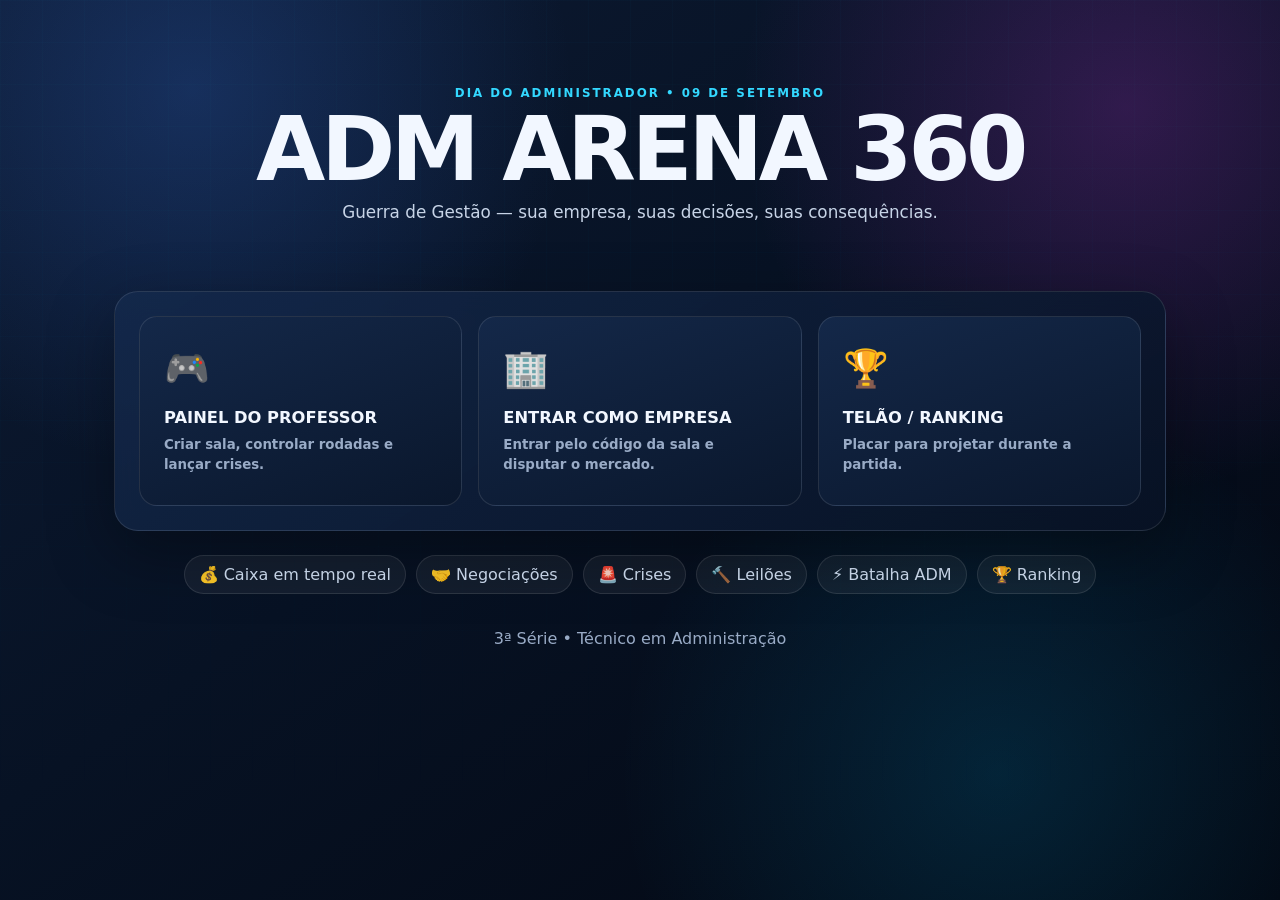
<file: index.html>
<!doctype html>
<html lang="pt-BR">
<head>
  <meta charset="utf-8">
  <meta name="viewport" content="width=device-width,initial-scale=1">
  <title>ADM Arena 360</title>
  <link rel="stylesheet" href="css/style.css">
</head>
<body>
  <div class="bg-grid"></div>
  <main class="shell">
    <header class="hero">
      <div class="eyebrow">DIA DO ADMINISTRADOR • 09 DE SETEMBRO</div>
      <h1>ADM ARENA <span>360</span></h1>
      <p>Guerra de Gestão — sua empresa, suas decisões, suas consequências.</p>
    </header>

    <section class="card glass">
      <div class="mode-grid">
        <button class="mode" onclick="location.href='professor.html'">
          <span class="icon">🎮</span>
          <strong>PAINEL DO PROFESSOR</strong>
          <small>Criar sala, controlar rodadas e lançar crises.</small>
        </button>
        <button class="mode" onclick="location.href='empresa.html'">
          <span class="icon">🏢</span>
          <strong>ENTRAR COMO EMPRESA</strong>
          <small>Entrar pelo código da sala e disputar o mercado.</small>
        </button>
        <button class="mode" onclick="location.href='ranking.html'">
          <span class="icon">🏆</span>
          <strong>TELÃO / RANKING</strong>
          <small>Placar para projetar durante a partida.</small>
        </button>
      </div>
    </section>

    <section class="feature-row">
      <div>💰 Caixa em tempo real</div><div>🤝 Negociações</div><div>🚨 Crises</div>
      <div>🔨 Leilões</div><div>⚡ Batalha ADM</div><div>🏆 Ranking</div>
    </section>

    <footer>3ª Série • Técnico em Administração</footer>
  </main>
</body>
</html>
</file>
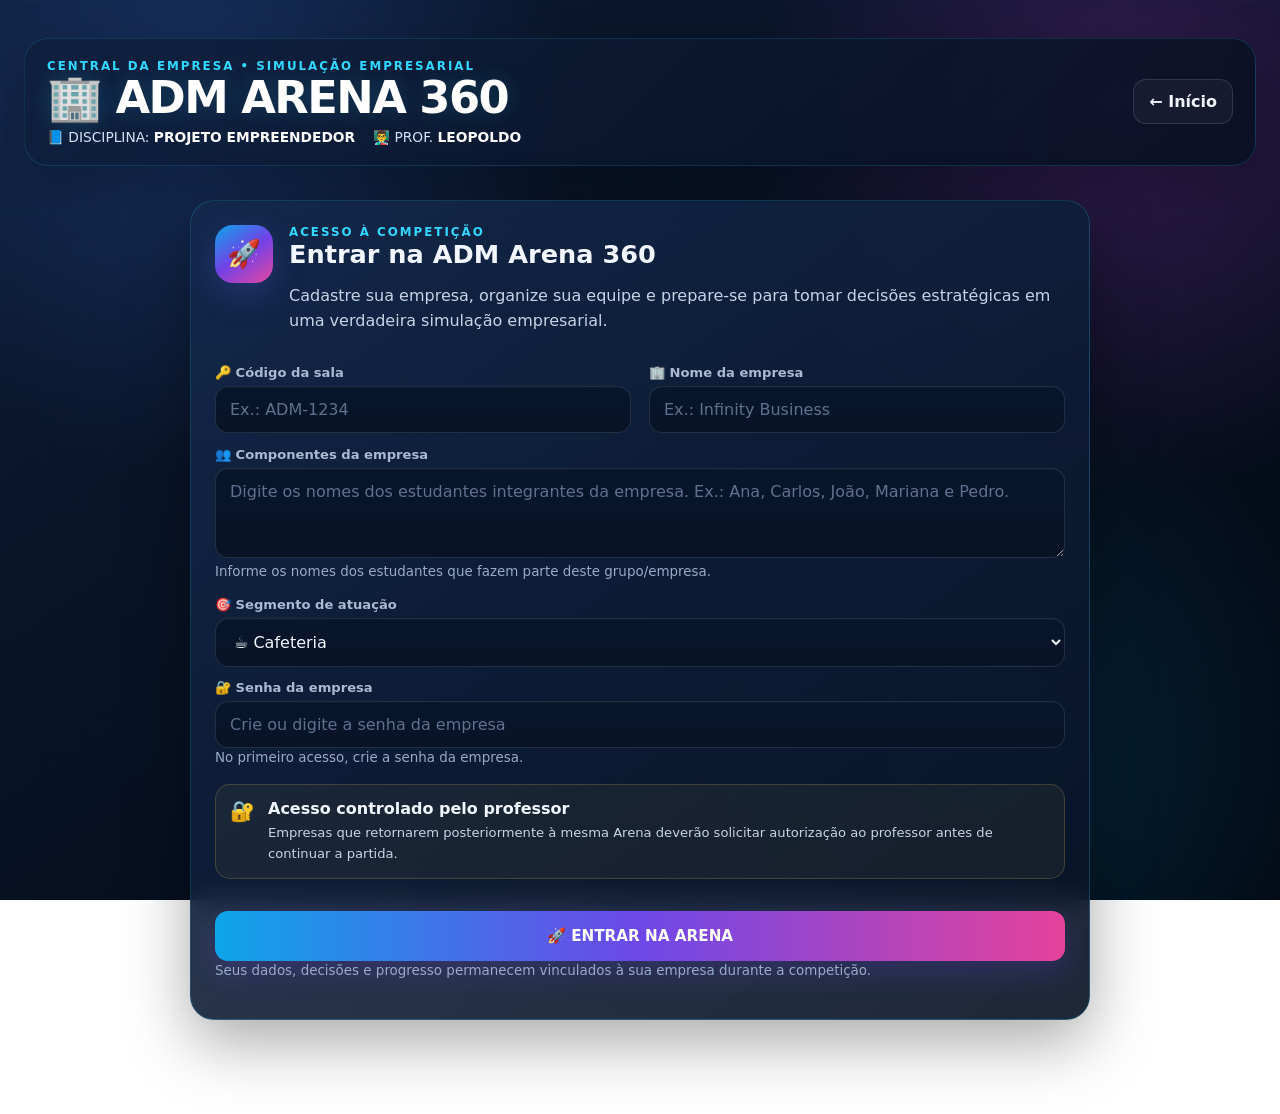
<file: empresa.html>
<!doctype html>
<html lang="pt-BR">
<head>
  <meta charset="utf-8">
  <meta name="viewport" content="width=device-width,initial-scale=1">
  <meta name="theme-color" content="#071122">

  <title>ADM Arena 360 — Empresa | Projeto Empreendedor</title>

  <link rel="stylesheet" href="css/style.css">
</head>

<body class="empresa-page">

<div class="bg-grid"></div>

<main class="shell wide">

  <!-- =========================================================
       CABEÇALHO PRINCIPAL
  ========================================================== -->
  <header class="topbar arena-topbar">

    <div class="brand-block">
      <div class="eyebrow">
        CENTRAL DA EMPRESA • SIMULAÇÃO EMPRESARIAL
      </div>

      <h1 class="arena-title">
        🏢 ADM ARENA 360
      </h1>

      <div class="school-identification">
        <span>📘 DISCIPLINA: <strong>PROJETO EMPREENDEDOR</strong></span>
        <span>👨‍🏫 PROF. <strong>LEOPOLDO</strong></span>
      </div>
    </div>

    <a class="ghost btn-home" href="index.html">
      ← Início
    </a>

  </header>


  <!-- =========================================================
       ENTRADA DA EMPRESA
  ========================================================== -->
  <section id="entrada" class="card glass entry-card arena-entry">

    <div class="entry-heading">
      <div class="entry-icon">🚀</div>

      <div>
        <div class="eyebrow">ACESSO À COMPETIÇÃO</div>

        <h2>Entrar na ADM Arena 360</h2>

        <p class="entry-description">
          Cadastre sua empresa, organize sua equipe e prepare-se para
          tomar decisões estratégicas em uma verdadeira simulação empresarial.
        </p>
      </div>
    </div>


    <div class="grid-2">

      <div>
        <label for="codigo">
          🔑 Código da sala
        </label>

        <input
          id="codigo"
          placeholder="Ex.: ADM-1234"
          maxlength="8"
          autocomplete="off"
        >
      </div>


      <div>
        <label for="nomeEmpresa">
          🏢 Nome da empresa
        </label>

        <input
          id="nomeEmpresa"
          placeholder="Ex.: Infinity Business"
          autocomplete="off"
        >
      </div>

    </div>


    <!-- NOVO: COMPONENTES DA EMPRESA -->
    <div class="team-register">

      <label for="componentes">
        👥 Componentes da empresa
      </label>

      <textarea
        id="componentes"
        class="componentes-input"
        placeholder="Digite os nomes dos estudantes integrantes da empresa. Ex.: Ana, Carlos, João, Mariana e Pedro."
      ></textarea>

      <p class="muted">
        Informe os nomes dos estudantes que fazem parte deste grupo/empresa.
      </p>

    </div>


    <label for="segmento">
      🎯 Segmento de atuação
    </label>

    <select id="segmento">
      <option value="Cafeteria">☕ Cafeteria</option>
      <option value="Moda">👕 Moda</option>
      <option value="Alimentação">🍔 Alimentação</option>
      <option value="Turismo">✈️ Turismo</option>
      <option value="Tecnologia">💻 Tecnologia</option>
      <option value="Academia">🏋️ Academia</option>
      <option value="Pet Shop">🐾 Pet Shop</option>
      <option value="Eventos">🎉 Eventos</option>
    </select>

    <div class="company-password-box">
      <label for="senhaEmpresa">
        🔐 Senha da empresa
      </label>

      <input
        id="senhaEmpresa"
        type="password"
        autocomplete="current-password"
        placeholder="Crie ou digite a senha da empresa"
        minlength="4"
        maxlength="30"
      >

      <p class="muted">
        No primeiro acesso, crie a senha da empresa.
      </p>
    </div>
    <div class="entry-security-info">

      <div class="security-icon">
        🔐
      </div>

      <div>
        <strong>Acesso controlado pelo professor</strong>

        <p>
          Empresas que retornarem posteriormente à mesma Arena deverão
          solicitar autorização ao professor antes de continuar a partida.
        </p>
      </div>

    </div>


    <button class="primary btn-enter-arena" id="entrar">
      🚀 ENTRAR NA ARENA
    </button>


    <p class="muted entry-footer-note">
      Seus dados, decisões e progresso permanecem vinculados à sua empresa
      durante a competição.
    </p>

  </section>


  <!-- =========================================================
       TELA PRINCIPAL DA EMPRESA
  ========================================================== -->
  <section id="jogo" class="hidden">


    <!-- =======================================================
         CABEÇALHO DA EMPRESA
    ======================================================== -->
    <div class="company-header card glass company-hero">

      <div class="company-identity">

        <div class="eyebrow">
          EMPRESA PARTICIPANTE
        </div>

        <h2 id="empresaNome">
          —
        </h2>

        <small id="empresaSegmento">
          —
        </small>


        <!-- NOVO: COMPONENTES -->
        <div class="company-members">
          <span class="members-label">
            👥 COMPONENTES
          </span>

          <span id="empresaComponentes">
            Equipe da empresa
          </span>
        </div>

      </div>


      <div class="company-header-status">

        <div class="pill room-pill" id="salaPill">
          Sala —
        </div>

        <div class="pill danger phase-pill" id="fasePill">
          Aguardando
        </div>

      </div>

    </div>


    <!-- =======================================================
         IDENTIFICAÇÃO DA DISCIPLINA
    ======================================================== -->
    <section class="arena-course-banner">

      <div class="course-banner-icon">
        🎓
      </div>

      <div>
        <strong>PROJETO EMPREENDEDOR</strong>

        <span>
          Gestão • Estratégia • Negociação • Inovação • Trabalho em Equipe
        </span>
      </div>

      <div class="course-professor">
        PROF. LEOPOLDO
      </div>

    </section>


    <!-- =======================================================
         INDICADORES DA EMPRESA
    ======================================================== -->
    <section class="metrics">

      <div class="metric metric-money">
        <span>💰 Caixa</span>
        <strong id="caixa">ADM$ 100.000</strong>
      </div>

      <div class="metric metric-clients">
        <span>👥 Clientes</span>
        <strong id="clientes">50</strong>
      </div>

      <div class="metric metric-reputation">
        <span>⭐ Reputação</span>
        <strong id="reputacao">50</strong>
      </div>

      <div class="metric metric-team">
        <span>😊 Equipe</span>
        <strong id="equipe">100%</strong>
      </div>

      <div class="metric metric-innovation">
        <span>💡 Inovação</span>
        <strong id="inovacao">0</strong>
      </div>

      <div class="metric metric-xp">
        <span>🏆 XP</span>
        <strong id="xp">0</strong>
      </div>

    </section>


    <!-- =======================================================
         MISSÃO + NOTIFICAÇÕES
    ======================================================== -->
    <section class="grid-2 main-action-grid">

      <!-- DECISÃO DA RODADA -->
      <div class="card glass mission-card">

        <div class="card-heading">

          <div class="card-heading-icon">
            🎯
          </div>

          <div>
            <div class="eyebrow">
              DESAFIO EMPRESARIAL
            </div>

            <h2>
              Decisão da rodada
            </h2>
          </div>

        </div>


        <div class="mission-box">
          <p id="missaoTexto">
            Aguarde o professor iniciar a partida.
          </p>
        </div>


        <div id="decisaoArea"></div>

      </div>


      <!-- CENTRAL DE NOTIFICAÇÕES -->
      <div class="card glass notifications-card">

        <div class="card-heading">

          <div class="card-heading-icon">
            🔔
          </div>

          <div>
            <div class="eyebrow">
              INFORMAÇÕES EM TEMPO REAL
            </div>

            <h2>
              Central de notificações
            </h2>
          </div>

        </div>


        <div id="notificacoes" class="notifications">

          <div class="notification welcome-notification">
            🚀 Bem-vindos à Arena. Organizem a equipe e preparem a estratégia.
          </div>

        </div>

      </div>

    </section>


    <!-- =======================================================
         CENTRAL ESTRATÉGICA MOBILE
    ======================================================== -->
    <section
      id="centralMobile"
      class="card glass mobile-strategy-card"
    >

      <div class="mobile-strategy-layout">

        <div class="mobile-strategy-icon">
          📱
        </div>


        <div class="mobile-strategy-info">

          <div class="eyebrow">
            INTELIGÊNCIA EMPRESARIAL
          </div>

          <h2>
            Central Estratégica Mobile
          </h2>

          <p>
            Utilize um celular da equipe como canal estratégico da empresa.
            Ele poderá receber alertas, oportunidades, informações exclusivas,
            propostas comerciais e consequências das decisões.
          </p>


          <div class="mobile-features">

            <span>
              ⚠️ Alertas
            </span>

            <span>
              💡 Estratégias
            </span>

            <span>
              🤝 Negociações
            </span>

            <span>
              🔨 Leilões
            </span>

            <span>
              📊 Resultados
            </span>

          </div>

        </div>


        <div class="mobile-strategy-actions">

          <button
            id="conectarCelular"
            class="btn-mobile-connect"
            type="button"
          >
            📲 CONECTAR CELULAR
          </button>


          <div
            id="statusCelular"
            class="mobile-status"
          >
            🔒 Nenhum celular conectado
          </div>

        </div>

      </div>


      <div
        id="mobileStrategicFeed"
        class="mobile-feed hidden"
      >

        <div class="mobile-feed-title">
          📡 CANAL ESTRATÉGICO ATIVO
        </div>

        <div id="mobileMessages">
          Aguardando informações estratégicas...
        </div>

      </div>

    </section>


    <!-- =======================================================
         NEGOCIAÇÕES + INVENTÁRIO
    ======================================================== -->
    <section class="grid-2 business-grid">

      <!-- NEGOCIAR -->
      <div class="card glass negotiation-card">

        <div class="card-heading">

          <div class="card-heading-icon">
            🤝
          </div>

          <div>
            <div class="eyebrow">
              MERCADO ENTRE EMPRESAS
            </div>

            <h2>
              Negociar
            </h2>
          </div>

        </div>


        <label for="destino">
          🏢 Empresa destinatária
        </label>

        <input
          id="destino"
          placeholder="Nome da empresa"
          autocomplete="off"
        >


        <label for="proposta">
          💬 Proposta
        </label>

        <textarea
          id="proposta"
          placeholder="Ex.: Oferecemos ADM$ 8.000 pela Campanha Viral."
        ></textarea>


        <button
          id="enviarProposta"
          class="btn-negotiation"
        >
          🤝 ENVIAR PROPOSTA
        </button>

      </div>


      <!-- INVENTÁRIO -->
      <div class="card glass inventory-card">

        <div class="card-heading">

          <div class="card-heading-icon">
            🎒
          </div>

          <div>
            <div class="eyebrow">
              RECURSOS DA EMPRESA
            </div>

            <h2>
              Inventário estratégico
            </h2>
          </div>

        </div>


        <div class="inventory">

          <div class="inventory-item inventory-shield">
            <span>
              🛡️ Escudo financeiro
            </span>

            <b id="escudo">
              0
            </b>
          </div>


          <div class="inventory-item inventory-research">
            <span>
              🔍 Pesquisa de mercado
            </span>

            <b id="pesquisa">
              0
            </b>
          </div>


          <div class="inventory-item inventory-campaign">
            <span>
              📣 Campanha viral
            </span>

            <b id="campanha">
              0
            </b>
          </div>

        </div>


        <div class="inventory-help">
          💡 Recursos estratégicos podem ser utilizados em momentos decisivos
          da competição.
        </div>

      </div>

    </section>


    <!-- =======================================================
         PAINEL DE SEGURANÇA / ACESSO
    ======================================================== -->
    <section class="card glass access-security-card">

      <div class="security-panel-icon">
        🔐
      </div>

      <div>

        <div class="eyebrow">
          SEGURANÇA DA ARENA
        </div>

        <h3>
          Acesso supervisionado pelo professor
        </h3>

        <p>
          O retorno à Arena em outro momento dependerá de autorização do
          professor. Isso preserva a dinâmica da competição e evita acesso
          antecipado às estratégias.
        </p>

      </div>


      <div
        id="statusAutorizacao"
        class="authorization-status"
      >
        ✅ Sessão atual autorizada
      </div>

    </section>


  </section>


  <!-- =========================================================
       MODAL DE EVENTO
  ========================================================== -->
  <div id="modalEvento" class="modal hidden">

    <div class="modal-card event-modal-card">

      <div class="event-alert-icon">
        🚨
      </div>


      <div class="eyebrow">
        EVENTO DE MERCADO
      </div>


      <h2 id="eventoTitulo">
        Crise!
      </h2>


      <p id="eventoTexto"></p>


      <div
        id="eventoOpcoes"
        class="stack"
      ></div>

    </div>

  </div>


  <!-- =========================================================
       MODAL CENTRAL MOBILE
       A lógica será ativada no empresa.js
  ========================================================== -->
  <div id="modalMobile" class="modal hidden">

    <div class="modal-card mobile-modal-card">

      <div class="mobile-modal-icon">
        📱
      </div>

      <div class="eyebrow">
        CENTRAL ESTRATÉGICA MOBILE
      </div>

      <h2>
        Conectar celular da empresa
      </h2>


      <p>
        Abra a ADM Arena 360 no celular da equipe e utilize o código
        apresentado para vincular o aparelho à empresa.
      </p>


      <div class="mobile-code-box">

        <span>
          CÓDIGO DE CONEXÃO
        </span>

        <strong id="codigoMobile">
          ------
        </strong>

      </div>


      <p class="muted">
        O celular terá acesso apenas às informações estratégicas liberadas
        para esta empresa.
      </p>


      <button
        id="fecharMobile"
        class="ghost"
        type="button"
      >
        FECHAR
      </button>

    </div>

  </div>


  <!-- =========================================================
       TELA DE AGUARDO DE AUTORIZAÇÃO
  ========================================================== -->
  <div
    id="bloqueioAutorizacao"
    class="authorization-overlay hidden"
  >

    <div class="authorization-card">

      <div class="authorization-lock">
        🔒
      </div>

      <div class="eyebrow">
        ACESSO CONTROLADO
      </div>

      <h2>
        Aguardando autorização do professor
      </h2>

      <p>
        Sua empresa já está cadastrada nesta Arena.
        Aguarde o professor liberar a entrada para continuar a competição.
      </p>


      <div class="authorization-company">

        <span>
          🏢 Empresa
        </span>

        <strong id="empresaAguardando">
          —
        </strong>

      </div>


      <div class="waiting-animation">
        <span></span>
        <span></span>
        <span></span>
      </div>


      <p class="muted">
        Não feche esta tela. A entrada será liberada automaticamente após
        a autorização.
      </p>

    </div>

  </div>


  <!-- =========================================================
       TOAST
  ========================================================== -->
  <div
    id="toast"
    class="toast hidden"
  ></div>

</main>


<script
  type="module"
  src="js/empresa.js"
></script>
<script type="module" src="js/abertura.js"></script>
</body>
</html>
</file>
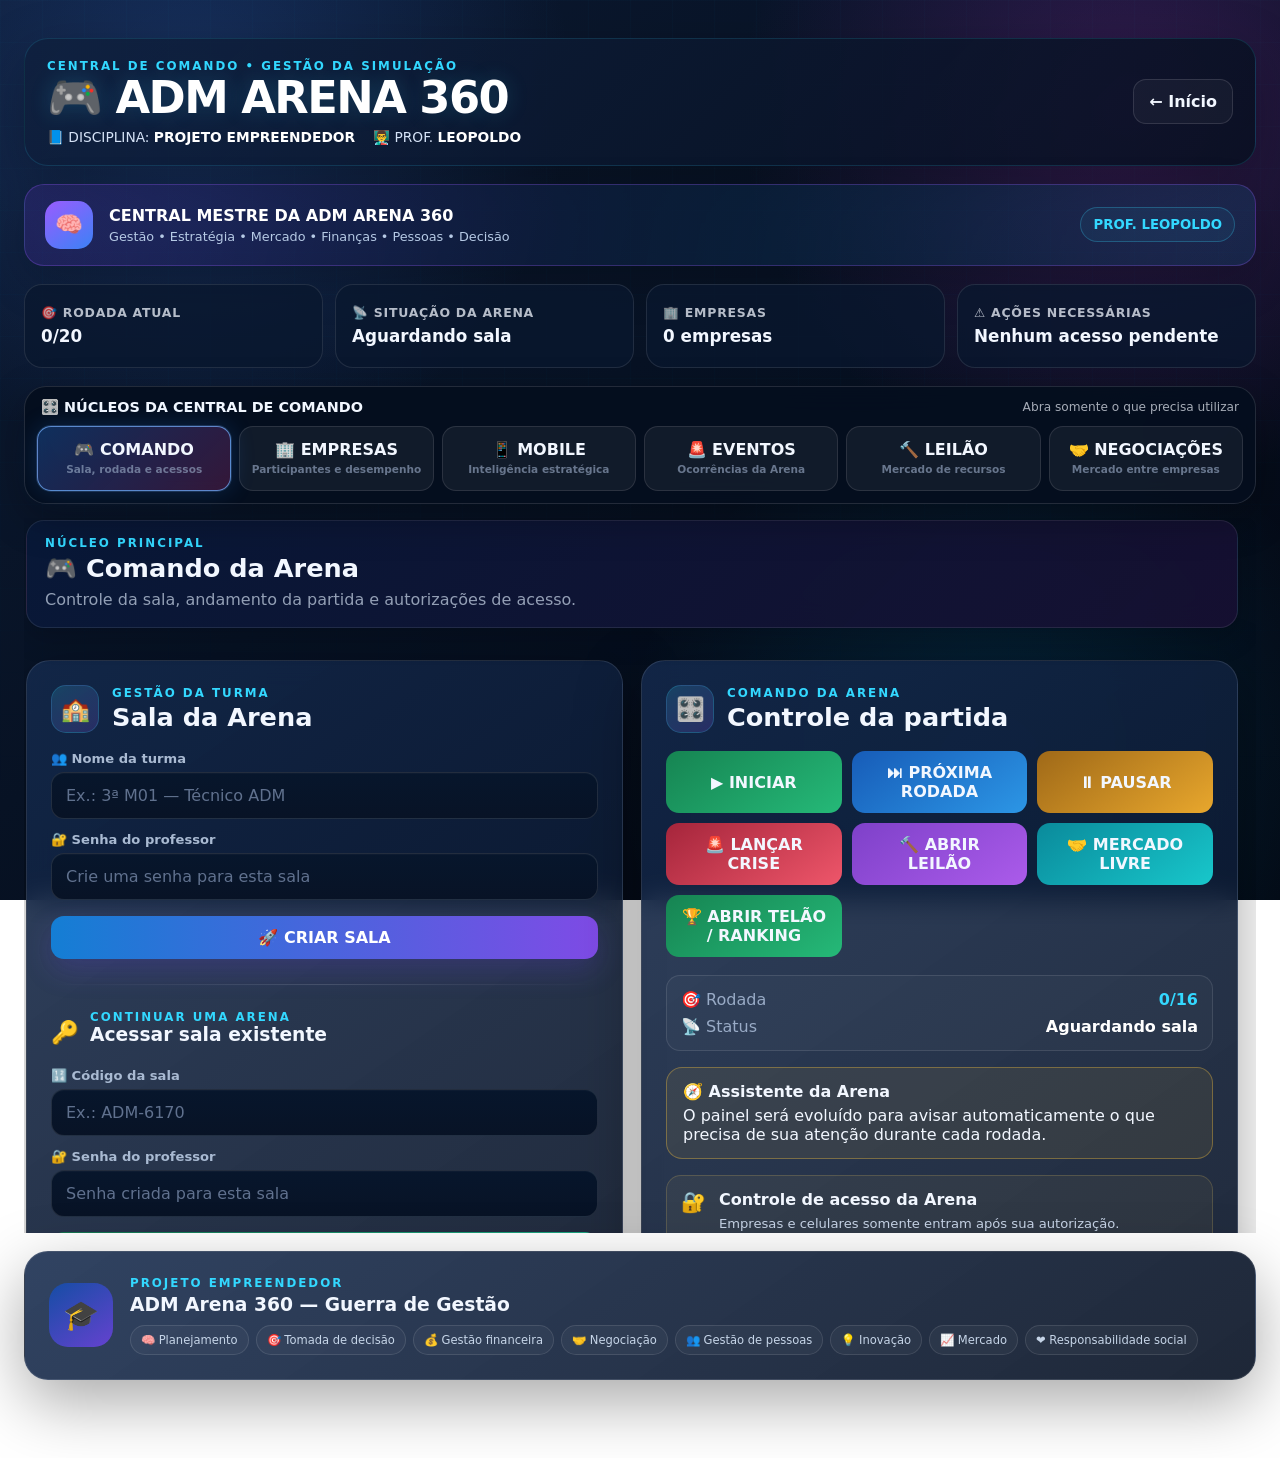
<file: professor.html>
<!doctype html>
<html lang="pt-BR">

<head>
  <meta charset="utf-8">
  <meta name="viewport" content="width=device-width,initial-scale=1">
  <meta name="theme-color" content="#071122">

  <title>ADM Arena 360 — Professor | Projeto Empreendedor</title>

  <link rel="stylesheet" href="css/style.css">

  <style>
    /* =========================================================
       ADM ARENA 360
       CENTRAL DE COMANDO DO PROFESSOR
       NAVEGAÇÃO POR NÚCLEOS
    ========================================================== */

    .teacher-command-summary {
      display: grid;
      grid-template-columns: repeat(4, minmax(0, 1fr));
      gap: 12px;
      margin: 18px 0;
    }

    .teacher-summary-item {
      padding: 15px 16px;
      border-radius: 18px;
      background: rgba(10, 24, 47, .78);
      border: 1px solid rgba(255, 255, 255, .10);
      min-height: 84px;
      display: flex;
      flex-direction: column;
      justify-content: center;
      gap: 6px;
    }

    .teacher-summary-item span {
      opacity: .74;
      font-size: .78rem;
      font-weight: 800;
      letter-spacing: .06em;
      text-transform: uppercase;
    }

    .teacher-summary-item strong {
      font-size: 1.05rem;
    }

    .teacher-nuclei {
      position: sticky;
      top: 8px;
      z-index: 30;
      padding: 12px;
      margin: 16px 0 20px;
      border-radius: 22px;
      background: rgba(5, 14, 30, .94);
      backdrop-filter: blur(14px);
      border: 1px solid rgba(255, 255, 255, .12);
      box-shadow: 0 14px 40px rgba(0, 0, 0, .28);
    }

    .teacher-nuclei-title {
      display: flex;
      justify-content: space-between;
      gap: 12px;
      align-items: center;
      margin-bottom: 10px;
      padding: 0 4px;
    }

    .teacher-nuclei-title strong {
      font-size: .9rem;
    }

    .teacher-nuclei-title span {
      font-size: .76rem;
      opacity: .68;
    }

    .teacher-nuclei-grid {
      display: grid;
      grid-template-columns: repeat(6, minmax(0, 1fr));
      gap: 8px;
    }

    .teacher-nucleus-btn {
      border: 1px solid rgba(255, 255, 255, .11);
      background: rgba(255, 255, 255, .055);
      color: inherit;
      border-radius: 14px;
      padding: 11px 8px;
      min-height: 65px;
      cursor: pointer;
      font-weight: 800;
      line-height: 1.2;
      transition:
        transform .16s ease,
        border-color .16s ease,
        background .16s ease;
    }

    .teacher-nucleus-btn:hover {
      transform: translateY(-2px);
      border-color: rgba(255, 255, 255, .28);
      background: rgba(255, 255, 255, .09);
    }

    .teacher-nucleus-btn.active {
      background:
        linear-gradient(
          135deg,
          rgba(46, 134, 255, .28),
          rgba(221, 53, 154, .22)
        );
      border-color: rgba(116, 176, 255, .72);
      box-shadow: 0 0 22px rgba(46, 134, 255, .17);
    }

    .teacher-nucleus-btn small {
      display: block;
      margin-top: 4px;
      opacity: .64;
      font-size: .66rem;
      font-weight: 600;
    }

    .teacher-nucleus-panel {
      display: none;
      animation: nucleusEnter .18s ease;
    }

    .teacher-nucleus-panel.active {
      display: block;
    }

    @keyframes nucleusEnter {
      from {
        opacity: 0;
        transform: translateY(7px);
      }

      to {
        opacity: 1;
        transform: translateY(0);
      }
    }

    .teacher-panel-heading {
      margin-bottom: 14px;
      padding: 15px 18px;
      border-radius: 18px;
      background:
        linear-gradient(
          135deg,
          rgba(34, 116, 255, .12),
          rgba(225, 48, 151, .08)
        );
      border: 1px solid rgba(255, 255, 255, .09);
    }

    .teacher-panel-heading h2 {
      margin: 3px 0;
    }

    .teacher-panel-heading p {
      margin: 4px 0 0;
      opacity: .72;
    }

    .teacher-alert-hint {
      margin: 16px 0;
      padding: 14px 16px;
      border-radius: 16px;
      border: 1px solid rgba(255, 197, 61, .34);
      background: rgba(255, 197, 61, .08);
    }

    .teacher-alert-hint strong {
      display: block;
      margin-bottom: 5px;
    }

    @media (max-width: 1100px) {
      .teacher-nuclei-grid {
        grid-template-columns: repeat(3, minmax(0, 1fr));
      }

      .teacher-command-summary {
        grid-template-columns: repeat(2, minmax(0, 1fr));
      }
    }

    @media (max-width: 650px) {
      .teacher-nuclei {
        position: static;
      }

      .teacher-nuclei-grid {
        grid-template-columns: repeat(2, minmax(0, 1fr));
      }

      .teacher-command-summary {
        grid-template-columns: 1fr;
      }
    }
  </style>
</head>


<body class="professor-page">

<div class="bg-grid"></div>

<main class="shell wide">

  <!-- =========================================================
       CABEÇALHO
  ========================================================== -->

  <header class="topbar arena-topbar professor-topbar">

    <div class="brand-block">

      <div class="eyebrow">
        CENTRAL DE COMANDO • GESTÃO DA SIMULAÇÃO
      </div>

      <h1 class="arena-title">
        🎮 ADM ARENA 360
      </h1>

      <div class="school-identification">

        <span>
          📘 DISCIPLINA:
          <strong>PROJETO EMPREENDEDOR</strong>
        </span>

        <span>
          👨‍🏫 PROF.
          <strong>LEOPOLDO</strong>
        </span>

      </div>

    </div>

    <a class="ghost btn-home" href="index.html">
      ← Início
    </a>

  </header>


  <!-- =========================================================
       IDENTIDADE
  ========================================================== -->

  <section class="arena-course-banner professor-course-banner">

    <div class="course-banner-icon">
      🧠
    </div>

    <div>

      <strong>
        CENTRAL MESTRE DA ADM ARENA 360
      </strong>

      <span>
        Gestão • Estratégia • Mercado • Finanças • Pessoas • Decisão
      </span>

    </div>

    <div class="course-professor">
      PROF. LEOPOLDO
    </div>

  </section>


  <!-- =========================================================
       RESUMO EXECUTIVO
  ========================================================== -->

  <section class="teacher-command-summary">

    <div class="teacher-summary-item">

      <span>🎯 Rodada atual</span>

      <strong id="teacherSummaryRound">
        Consulte o Comando
      </strong>

    </div>


    <div class="teacher-summary-item">

      <span>📡 Situação da Arena</span>

      <strong id="teacherSummaryStatus">
        Aguardando
      </strong>

    </div>


    <div class="teacher-summary-item">

      <span>🏢 Empresas</span>

      <strong id="teacherSummaryCompanies">
        Monitoramento em tempo real
      </strong>

    </div>


    <div class="teacher-summary-item">

      <span>⚠️ Ações necessárias</span>

      <strong id="teacherSummaryAlerts">
        Consulte acessos e eventos
      </strong>

    </div>

  </section>


  <!-- =========================================================
       NAVEGAÇÃO DOS NÚCLEOS
  ========================================================== -->

  <nav class="teacher-nuclei">

    <div class="teacher-nuclei-title">

      <strong>
        🎛️ NÚCLEOS DA CENTRAL DE COMANDO
      </strong>

      <span>
        Abra somente o que precisa utilizar
      </span>

    </div>


    <div class="teacher-nuclei-grid">

      <button
        type="button"
        class="teacher-nucleus-btn active"
        data-nucleus="comando"
      >
        🎮 COMANDO
        <small>Sala, rodada e acessos</small>
      </button>


      <button
        type="button"
        class="teacher-nucleus-btn"
        data-nucleus="empresas"
      >
        🏢 EMPRESAS
        <small>Participantes e desempenho</small>
      </button>


      <button
        type="button"
        class="teacher-nucleus-btn"
        data-nucleus="mobile"
      >
        📱 MOBILE
        <small>Inteligência estratégica</small>
      </button>


      <button
        type="button"
        class="teacher-nucleus-btn"
        data-nucleus="eventos"
      >
        🚨 EVENTOS
        <small>Ocorrências da Arena</small>
      </button>


      <button
        type="button"
        class="teacher-nucleus-btn"
        data-nucleus="leilao"
      >
        🔨 LEILÃO
        <small>Mercado de recursos</small>
      </button>


      <button
        type="button"
        class="teacher-nucleus-btn"
        data-nucleus="negociacoes"
      >
        🤝 NEGOCIAÇÕES
        <small>Mercado entre empresas</small>
      </button>

    </div>

  </nav>


  <!-- =========================================================
       NÚCLEO 1 — COMANDO
  ========================================================== -->

  <div
    class="teacher-nucleus-panel active"
    data-panel="comando"
  >

    <div class="teacher-panel-heading">

      <div class="eyebrow">
        NÚCLEO PRINCIPAL
      </div>

      <h2>
        🎮 Comando da Arena
      </h2>

      <p>
        Controle da sala, andamento da partida e autorizações de acesso.
      </p>

    </div>


    <section class="grid-2 professor-main-grid">

      <!-- =====================================================
           SALA
      ====================================================== -->

      <div class="card glass room-admin-card">

        <div class="card-heading">

          <div class="card-heading-icon">
            🏫
          </div>

          <div>

            <div class="eyebrow">
              GESTÃO DA TURMA
            </div>

            <h2>
              Sala da Arena
            </h2>

          </div>

        </div>


        <label for="turma">
          👥 Nome da turma
        </label>

        <input
          id="turma"
          placeholder="Ex.: 3ª M01 — Técnico ADM"
          autocomplete="off"
        >


        <label for="senha">
          🔐 Senha do professor
        </label>

        <input
          id="senha"
          type="password"
          placeholder="Crie uma senha para esta sala"
          autocomplete="new-password"
        >


        <button
          class="primary btn-create-room"
          id="criarSala"
        >
          🚀 CRIAR SALA
        </button>


        <div
          id="codigoWrap"
          class="room-code hidden"
        >

          <span>
            CÓDIGO DA SALA
          </span>

          <strong id="codigoSala">
            ADM-0000
          </strong>

          <button
            class="ghost"
            id="copiarCodigo"
          >
            📋 Copiar código
          </button>

        </div>


        <div class="divider-line"></div>


        <div class="access-room-heading">

          <span class="access-room-icon">
            🔑
          </span>

          <div>

            <div class="eyebrow">
              CONTINUAR UMA ARENA
            </div>

            <h3>
              Acessar sala existente
            </h3>

          </div>

        </div>


        <label for="codigoExistente">
          🔢 Código da sala
        </label>

        <input
          id="codigoExistente"
          placeholder="Ex.: ADM-6170"
          autocomplete="off"
        >


        <label for="senhaExistente">
          🔐 Senha do professor
        </label>

        <input
          id="senhaExistente"
          type="password"
          placeholder="Senha criada para esta sala"
          autocomplete="current-password"
        >


        <button
          id="acessarSala"
          class="btn-access-room"
        >
          🔓 ENTRAR NA SALA
        </button>

      </div>


      <!-- =====================================================
           CONTROLE DA PARTIDA
      ====================================================== -->

      <div class="card glass game-control-card">

        <div class="card-heading">

          <div class="card-heading-icon">
            🎛️
          </div>

          <div>

            <div class="eyebrow">
              COMANDO DA ARENA
            </div>

            <h2>
              Controle da partida
            </h2>

          </div>

        </div>


        <div class="control-grid">

          <button
            id="iniciar"
            class="control-btn control-start"
          >
            ▶ INICIAR
          </button>


          <button
            id="proxima"
            class="control-btn control-next"
          >
            ⏭ PRÓXIMA RODADA
          </button>


          <button
            id="pausar"
            class="control-btn control-pause"
          >
            ⏸ PAUSAR
          </button>


          <button
            id="crise"
            class="control-btn control-crisis"
          >
            🚨 LANÇAR CRISE
          </button>


          <button
            id="leilao"
            class="control-btn control-auction"
          >
            🔨 ABRIR LEILÃO
          </button>


          <button
            id="mercado"
            class="control-btn control-market"
          >
            🤝 MERCADO LIVRE
          </button>

        </div>


        <div class="status professor-status">

          <span>
            🎯 Rodada
          </span>

          <strong id="rodada">
            0/16
          </strong>


          <span>
            📡 Status
          </span>

          <strong id="status">
            Aguardando sala
          </strong>

        </div>


        <div class="teacher-alert-hint">

          <strong>
            🧭 Assistente da Arena
          </strong>

          O painel será evoluído para avisar automaticamente
          o que precisa de sua atenção durante cada rodada.

        </div>


        <div class="teacher-security-note">

          <div class="security-icon">
            🔐
          </div>

          <div>

            <strong>
              Controle de acesso da Arena
            </strong>

            <p>
              Empresas e celulares somente entram após sua autorização.
            </p>

          </div>

        </div>

      </div>

    </section>


    <!-- =======================================================
         SOLICITAÇÕES
    ======================================================== -->

    <section
      id="accessRequestsCard"
      class="card glass access-requests-card"
    >

      <div class="section-title">

        <div>

          <div class="eyebrow">
            AÇÃO DO PROFESSOR
          </div>

          <h2>
            🔐 Solicitações de acesso
          </h2>

        </div>


        <span
          id="qtdSolicitacoes"
          class="request-count"
        >
          0 solicitações
        </span>

      </div>


      <p class="section-description">
        Autorize ou negue cada nova entrada na Arena.
      </p>


      <div
        id="solicitacoesAcesso"
        class="access-request-list empty"
      >
        Nenhuma solicitação de acesso no momento.
      </div>

    </section>

  </div>


  <!-- =========================================================
       NÚCLEO 2 — EMPRESAS
  ========================================================== -->

  <div
    class="teacher-nucleus-panel"
    data-panel="empresas"
  >

    <div class="teacher-panel-heading">

      <div class="eyebrow">
        VISÃO DAS EMPRESAS
      </div>

      <h2>
        🏢 Empresas e participantes
      </h2>

      <p>
        Acompanhe indicadores, recursos e componentes de cada grupo.
      </p>

    </div>


    <section class="card glass companies-card">

      <div class="section-title">

        <div>

          <div class="eyebrow">
            PARTICIPANTES DA SIMULAÇÃO
          </div>

          <h2>
            🏢 Empresas conectadas
          </h2>

        </div>


        <span id="qtdEmpresas">
          0 empresas
        </span>

      </div>


      <div class="company-list-header">

        <span>
          Empresa / Componentes
        </span>

        <span>
          Caixa
        </span>

        <span>
          Clientes
        </span>

        <span>
          Reputação
        </span>

        <span>
          XP
        </span>

        <span>
          Recursos
        </span>

      </div>


      <div
        id="empresas"
        class="company-list empty"
      >
        Crie ou acesse uma sala para iniciar.
      </div>

    </section>

  </div>


  <!-- =========================================================
       NÚCLEO 3 — MOBILE
  ========================================================== -->

  <div
    class="teacher-nucleus-panel"
    data-panel="mobile"
  >

    <div class="teacher-panel-heading">

      <div class="eyebrow">
        INTELIGÊNCIA EMPRESARIAL
      </div>

      <h2>
        📱 Central Estratégica Mobile
      </h2>

      <p>
        Canal reservado para informações estratégicas e confidenciais.
      </p>

    </div>


    <section class="card glass teacher-mobile-center">

      <div class="section-title">

        <div>

          <div class="eyebrow">
            INTELIGÊNCIA EMPRESARIAL
          </div>

          <h2>
            📱 Central Estratégica Mobile
          </h2>

        </div>


        <span
          id="qtdCelulares"
          class="mobile-count"
        >
          0 celulares
        </span>

      </div>


      <p class="section-description">
        Envie informações, oportunidades, alertas ou pistas estratégicas
        para uma empresa específica ou para todas as empresas conectadas.
      </p>


      <div class="mobile-admin-layout">

        <div class="mobile-message-form">

          <label for="mobileDestino">
            🏢 Destinatário
          </label>

          <select id="mobileDestino">

            <option value="all">
              📢 Todas as empresas
            </option>

          </select>


          <label for="mobileTipo">
            🎯 Tipo de informação
          </label>

          <select id="mobileTipo">

            <option value="alerta">
              ⚠️ Alerta de mercado
            </option>

            <option value="oportunidade">
              💡 Oportunidade estratégica
            </option>

            <option value="pista">
              🔐 Informação privilegiada
            </option>

            <option value="negociacao">
              🤝 Informação comercial
            </option>

            <option value="resultado">
              📊 Resultado / consequência
            </option>

          </select>


          <label for="mobileMensagem">
            💬 Mensagem estratégica
          </label>

          <textarea
            id="mobileMensagem"
            placeholder="Ex.: Analistas identificaram sinais de mudança no mercado que poderão influenciar uma rodada futura."
          ></textarea>


          <button
            id="enviarMobile"
            class="btn-mobile-send"
          >
            📲 ENVIAR PARA CENTRAL MOBILE
          </button>

        </div>


        <div class="mobile-connected-panel">

          <div class="mobile-connected-title">
            📡 Celulares vinculados
          </div>

          <div
            id="celularesConectados"
            class="mobile-connected-list empty"
          >
            Nenhum celular estratégico conectado.
          </div>

        </div>

      </div>

    </section>

  </div>


  <!-- =========================================================
       NÚCLEO 4 — EVENTOS
  ========================================================== -->

  <div
    class="teacher-nucleus-panel"
    data-panel="eventos"
  >

    <div class="teacher-panel-heading">

      <div class="eyebrow">
        EVENTOS E OCORRÊNCIAS
      </div>

      <h2>
        🚨 Eventos da Arena
      </h2>

      <p>
        Dispare situações que alteram o cenário empresarial.
      </p>

    </div>


    <section class="card glass events-card">

      <div class="section-title">

        <div>

          <div class="eyebrow">
            EVENTOS DA SIMULAÇÃO
          </div>

          <h2>
            🚨 Disparar evento de mercado
          </h2>

        </div>

        <span class="event-rule">
          Cada evento: 1 uso por Arena
        </span>

      </div>


      <p class="section-description">
        Os eventos modificam o cenário das empresas e exigem decisões rápidas.
        Eventos já utilizados permanecem bloqueados.
      </p>


      <div class="event-grid">

        <button
          class="event event-supplier"
          data-event="fornecedor"
        >
          📦
          <span>Fornecedor +18%</span>
        </button>


        <button
          class="event event-viral"
          data-event="viral"
        >
          📱
          <span>Reclamação viral</span>
        </button>


        <button
          class="event event-team"
          data-event="equipe"
        >
          👥
          <span>Equipe insatisfeita</span>
        </button>


        <button
          class="event event-boom"
          data-event="boom"
        >
          📈
          <span>Boom de vendas</span>
        </button>


        <button
          class="event event-logistics"
          data-event="logistica"
        >
          🚚
          <span>Crise logística</span>
        </button>


        <button
          class="event event-credit"
          data-event="credito"
        >
          🏦
          <span>Crédito liberado</span>
        </button>

      </div>

    </section>

  </div>


  <!-- =========================================================
       NÚCLEO 5 — LEILÃO
  ========================================================== -->

  <div
    class="teacher-nucleus-panel"
    data-panel="leilao"
  >

    <div class="teacher-panel-heading">

      <div class="eyebrow">
        MERCADO DE RECURSOS
      </div>

      <h2>
        🔨 Central de Leilão
      </h2>

      <p>
        Acompanhe lances e recursos disputados pelas empresas.
      </p>

    </div>


    <section
      id="painelLeilao"
      class="card glass auction-admin-card"
    >

      <div class="section-title">

        <div>

          <div class="eyebrow">
            MERCADO DE RECURSOS
          </div>

          <h2>
            🔨 Central de Leilão
          </h2>

        </div>


        <span
          id="statusLeilao"
          class="auction-status"
        >
          Aguardando
        </span>

      </div>


      <div
        id="conteudoLeilao"
        class="auction-admin-content"
      >

        <p class="muted">
          O painel será ativado quando um leilão for aberto.
        </p>

      </div>

    </section>

  </div>


  <!-- =========================================================
       NÚCLEO 6 — NEGOCIAÇÕES
  ========================================================== -->

  <div
    class="teacher-nucleus-panel"
    data-panel="negociacoes"
  >

    <div class="teacher-panel-heading">

      <div class="eyebrow">
        RELAÇÕES ENTRE EMPRESAS
      </div>

      <h2>
        🤝 Central de Negociações
      </h2>

      <p>
        Acompanhe as operações realizadas entre as empresas.
      </p>

    </div>


    <section
      id="centralNegociacoes"
      class="card glass negotiations-admin-card"
    >

      <div class="section-title">

        <div>

          <div class="eyebrow">
            RELAÇÕES ENTRE EMPRESAS
          </div>

          <h2>
            🤝 Central de Negociações
          </h2>

        </div>


        <span
          id="qtdNegociacoes"
          class="negotiation-count"
        >
          0 negociações
        </span>

      </div>


      <p class="section-description">
        Acompanhe propostas, vendas de recursos, contrapropostas
        e negociações concluídas entre as empresas.
      </p>


      <div
        id="listaNegociacoes"
        class="teacher-negotiation-list empty"
      >
        Nenhuma negociação registrada.
      </div>

    </section>

  </div>


  <!-- =========================================================
       ORIENTAÇÃO PEDAGÓGICA
  ========================================================== -->

  <section class="card glass pedagogical-card">

    <div class="pedagogical-icon">
      🎓
    </div>

    <div>

      <div class="eyebrow">
        PROJETO EMPREENDEDOR
      </div>

      <h3>
        ADM Arena 360 — Guerra de Gestão
      </h3>

      <div class="pedagogical-skills">

        <span>🧠 Planejamento</span>
        <span>🎯 Tomada de decisão</span>
        <span>💰 Gestão financeira</span>
        <span>🤝 Negociação</span>
        <span>👥 Gestão de pessoas</span>
        <span>💡 Inovação</span>
        <span>📈 Mercado</span>
        <span>❤️ Responsabilidade social</span>

      </div>

    </div>

  </section>


  <!-- =========================================================
       MODAL MOBILE
  ========================================================== -->

  <div
    id="modalProfessorMobile"
    class="modal hidden"
  >

    <div class="modal-card">

      <div class="mobile-modal-icon">
        📱
      </div>

      <div class="eyebrow">
        CENTRAL ESTRATÉGICA
      </div>

      <h2>
        Informação enviada
      </h2>

      <p id="mobileProfessorConfirmacao">
        A mensagem estratégica foi enviada.
      </p>


      <button
        id="fecharProfessorMobile"
        class="ghost"
      >
        FECHAR
      </button>

    </div>

  </div>


  <!-- =========================================================
       TOAST
  ========================================================== -->

  <div
    id="toast"
    class="toast hidden"
  ></div>

</main>


<!-- =========================================================
     NAVEGAÇÃO LOCAL DOS NÚCLEOS
========================================================== -->

<script>
  (() => {

    const buttons =
      document.querySelectorAll(
        ".teacher-nucleus-btn"
      );

    const panels =
      document.querySelectorAll(
        ".teacher-nucleus-panel"
      );


    function openNucleus(name) {

      buttons.forEach(button => {

        button.classList.toggle(
          "active",
          button.dataset.nucleus === name
        );

      });


      panels.forEach(panel => {

        panel.classList.toggle(
          "active",
          panel.dataset.panel === name
        );

      });


      window.scrollTo({
        top: 0,
        behavior: "smooth"
      });

    }


    buttons.forEach(button => {

      button.addEventListener(
        "click",
        () => {

          openNucleus(
            button.dataset.nucleus
          );

        }
      );

    });


    /*
      Espelha os indicadores já utilizados
      pelo sistema atual no resumo executivo.
      Não altera o Firebase nem a partida.
    */

    setInterval(() => {

      const round =
        document.querySelector("#rodada");

      const status =
        document.querySelector("#status");

      const companies =
        document.querySelector("#qtdEmpresas");

      const requests =
        document.querySelector("#qtdSolicitacoes");


      const summaryRound =
        document.querySelector(
          "#teacherSummaryRound"
        );

      const summaryStatus =
        document.querySelector(
          "#teacherSummaryStatus"
        );

      const summaryCompanies =
        document.querySelector(
          "#teacherSummaryCompanies"
        );

      const summaryAlerts =
        document.querySelector(
          "#teacherSummaryAlerts"
        );

if (summaryRound) {

  const roundText =
    round
      ? String(round.textContent || "")
      : "";

  const roundMatch =
    roundText.match(/\d+/);

  const currentRound =
    roundMatch
      ? Math.max(
          0,
          Math.min(
            20,
            Number(roundMatch[0]) || 0
          )
        )
      : 0;

  summaryRound.textContent =
    `${currentRound}/20`;

}


      if (
        summaryStatus &&
        status
      ) {

        summaryStatus.textContent =
          status.textContent.trim();

      }


      if (
        summaryCompanies &&
        companies
      ) {

        summaryCompanies.textContent =
          companies.textContent.trim();

      }


      if (
        summaryAlerts &&
        requests
      ) {

        const value =
          requests.textContent.trim();

        summaryAlerts.textContent =
          value === "0 solicitações"
            ? "Nenhum acesso pendente"
            : value;

      }

    }, 700);

  })();
</script>


<script
  type="module"
  src="js/professor.js"
></script>

<script
  type="module"
  src="js/abertura.js"
></script>

</body>
</html>
</file>
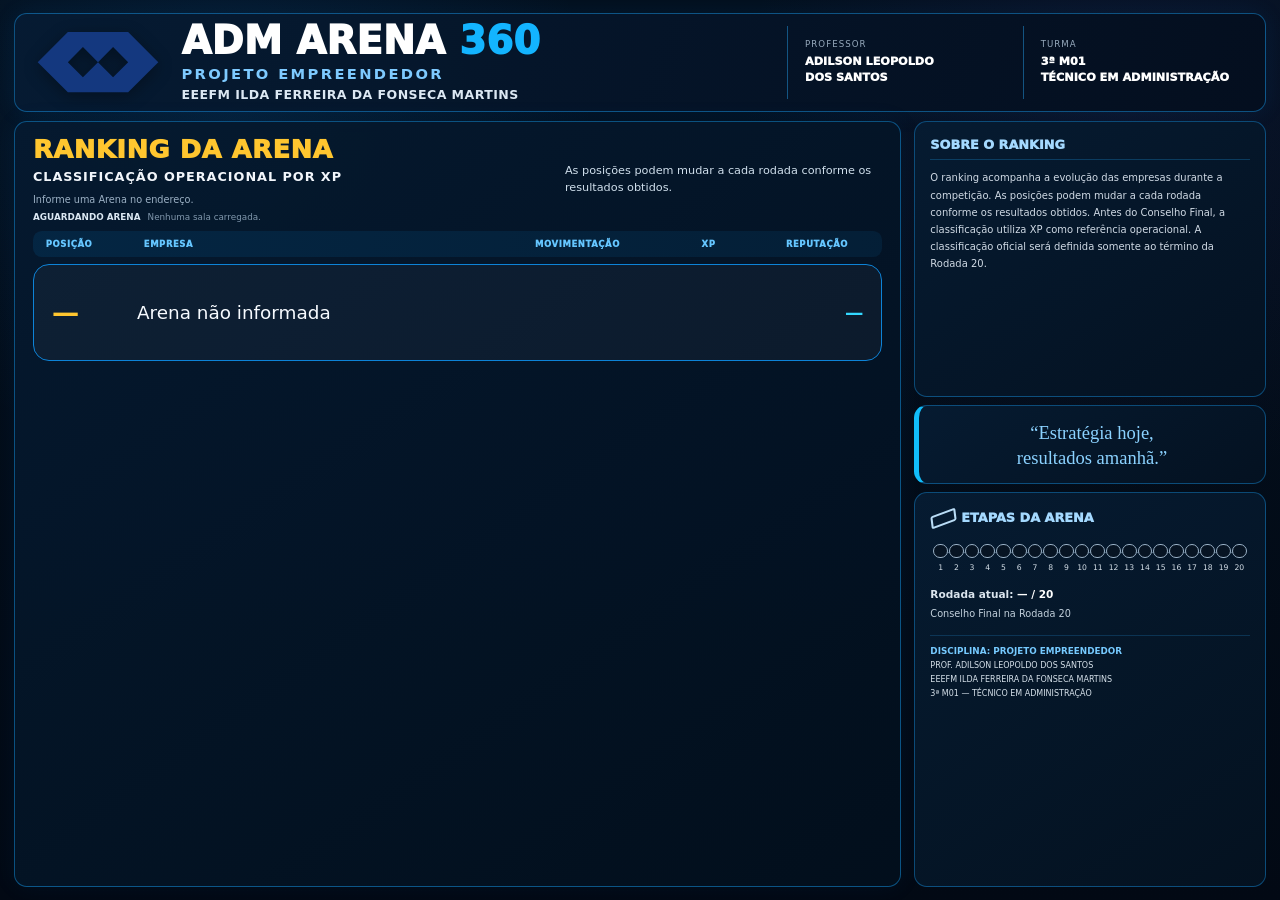
<file: ranking.html>
<!doctype html>
<html lang="pt-BR">

<head>
  <meta charset="utf-8">

  <meta
    name="viewport"
    content="width=device-width,initial-scale=1"
  >

  <title>
    ADM Arena 360 — Ranking Oficial
  </title>

  <link
    rel="stylesheet"
    href="css/style.css"
  >

  <style>
    :root {
      --bg:#020914;
      --bg2:#071523;
      --panel:#061526;
      --panel2:#0a1d31;
      --line:#0d83d7;
      --line-soft:rgba(35,157,232,.30);
      --blue:#22b4ff;
      --blue-soft:#8fd4ff;
      --gold:#ffc62f;
      --gold2:#ffdb63;
      --white:#f7fbff;
      --muted:#91a7bd;
      --green:#4dde9f;
      --red:#ff6f7c;
    }

    * {
      box-sizing:border-box;
    }

    html,
    body {
      width:100%;
      height:100%;
      margin:0;
      overflow:hidden;
      background:
        radial-gradient(
          circle at 18% 14%,
          rgba(22,121,215,.13),
          transparent 28%
        ),
        radial-gradient(
          circle at 88% 12%,
          rgba(65,57,145,.12),
          transparent 28%
        ),
        linear-gradient(
          180deg,
          #03101e,
          #020914
        );
    }

    body {
      color:var(--white);
      font-family:
        Inter,
        system-ui,
        -apple-system,
        BlinkMacSystemFont,
        "Segoe UI",
        sans-serif;
    }

    .arena-screen {
      width:100%;
      height:100vh;
      padding:
        clamp(10px,1vw,16px)
        clamp(12px,1.1vw,18px);
      display:grid;
      grid-template-rows:
        auto
        minmax(0,1fr);
      gap:
        clamp(8px,1vh,12px);
    }


    /* =====================================================
       CABEÇALHO
    ===================================================== */

    .arena-header {
      min-height:0;
      display:grid;
      grid-template-columns:
        minmax(0,1.45fr)
        auto
        auto;
      gap:
        clamp(18px,2vw,34px);
      align-items:center;

      padding:
        clamp(8px,1vh,12px)
        clamp(14px,1.5vw,24px);

      border:
        1px solid
        rgba(24,159,244,.46);

      border-radius:
        clamp(12px,1vw,17px);

      background:
        linear-gradient(
          110deg,
          rgba(6,27,51,.95),
          rgba(4,15,31,.96)
        );

      box-shadow:
        0 0 24px
        rgba(0,134,255,.08);
    }

    .brand {
      min-width:0;
      display:grid;
      grid-template-columns:
        clamp(92px,10vw,160px)
        minmax(0,1fr);
      align-items:center;
      gap:
        clamp(14px,1.5vw,24px);
    }


    /* =====================================================
       SÍMBOLO VISUAL APROVADO
       — branco, geométrico, sem hexágono com A
    ===================================================== */

    .adm-mark {
      height:
        clamp(58px,6.7vh,88px);
      min-width:0;
      display:flex;
      align-items:center;
      justify-content:center;
    }

    .adm-mark svg {
      display:block;
      width:100%;
      max-width:160px;
      height:100%;
      overflow:visible;

      filter:
        drop-shadow(
          0 4px 8px
          rgba(0,0,0,.32)
        );
    }

    .brand-copy {
      min-width:0;
    }

    .brand-title {
      margin:0;
      font-size:
        clamp(1.7rem,3vw,3.15rem);
      line-height:.92;
      font-weight:950;
      letter-spacing:.01em;
      color:#fff;
      white-space:nowrap;
    }

    .brand-title span {
      color:#13b4ff;
    }

    .brand-discipline {
      margin-top:
        clamp(7px,.7vh,10px);

      color:#7ecaff;
      font-size:
        clamp(.70rem,1.15vw,1.12rem);
      font-weight:850;
      letter-spacing:.16em;
      text-transform:uppercase;
    }

    .brand-school {
      margin-top:
        clamp(5px,.55vh,8px);

      color:#dce8f3;
      font-size:
        clamp(.65rem,.98vw,.98rem);
      font-weight:850;
      letter-spacing:.035em;
      white-space:nowrap;
      overflow:hidden;
      text-overflow:ellipsis;
    }


    /* =====================================================
       DADOS DA ARENA / PROFESSOR / TURMA
    ===================================================== */

    .arena-status-box,
    .teacher-box,
    .class-box {
      min-height:
        clamp(72px,8.2vh,106px);

      padding:
        clamp(10px,1vw,15px)
        clamp(14px,1.3vw,20px);

      display:flex;
      flex-direction:column;
      justify-content:center;

      border-left:
        1px solid
        rgba(36,159,235,.48);
    }

    .arena-status-box {
      border:
        1px solid
        rgba(36,159,235,.50);

      border-radius:
        clamp(10px,.8vw,14px);

      min-width:
        clamp(205px,17vw,285px);
    }

    .arena-status-row {
      display:flex;
      align-items:center;
      gap:9px;
      margin:2px 0;

      color:#dce7f2;
      font-size:
        clamp(.70rem,.98vw,.98rem);
      font-weight:700;
    }

    .arena-status-row strong {
      color:#fff;
      font-weight:950;
    }

    .arena-status-row .round {
      color:var(--gold);
      font-size:
        clamp(.92rem,1.4vw,1.35rem);
    }

    .teacher-box {
      min-width:
        clamp(210px,16vw,280px);
    }

    .class-box {
      min-width:
        clamp(180px,14vw,235px);
    }

    .header-label {
      color:#96a9bc;
      font-size:
        clamp(.54rem,.66vw,.68rem);
      letter-spacing:.12em;
      text-transform:uppercase;
    }

    .header-value {
      margin-top:5px;
      color:#fff;
      font-size:
        clamp(.68rem,.88vw,.92rem);
      line-height:1.38;
      font-weight:950;
    }


    /* =====================================================
       CONTEÚDO
    ===================================================== */

    .main-grid {
      min-height:0;
      display:grid;
      grid-template-columns:
        minmax(0,2.42fr)
        minmax(310px,.96fr);
      gap:
        clamp(9px,1vw,14px);
    }

    .glass-panel {
      min-height:0;
      border:
        1px solid
        rgba(20,153,235,.48);
      border-radius:
        clamp(12px,1vw,17px);

      background:
        linear-gradient(
          145deg,
          rgba(5,26,48,.96),
          rgba(2,15,29,.96)
        );

      box-shadow:
        0 0 24px
        rgba(0,108,200,.07);
    }


    /* =====================================================
       PAINEL DO RANKING
    ===================================================== */

    .ranking-panel {
      min-height:0;
      padding:
        clamp(12px,1.2vw,19px)
        clamp(14px,1.4vw,24px);

      display:grid;
      grid-template-rows:
        auto
        auto
        minmax(0,1fr);

      overflow:hidden;
    }

    .ranking-top {
      display:grid;
      grid-template-columns:
        minmax(0,1fr)
        minmax(255px,.62fr);
      gap:20px;
      align-items:center;
    }

    .ranking-heading {
      min-width:0;
    }

    .ranking-heading h2 {
      margin:0;
      color:var(--gold);
      font-size:
        clamp(1.2rem,2vw,2rem);
      line-height:1;
      font-weight:950;
      letter-spacing:.025em;
    }

    .ranking-heading .operational {
      margin-top:
        clamp(6px,.7vh,10px);

      color:#f2f6fb;
      font-size:
        clamp(.65rem,1vw,1rem);
      font-weight:800;
      letter-spacing:.075em;
    }

    .ranking-message {
      color:#d0dfec;
      font-size:
        clamp(.65rem,.88vw,.9rem);
      line-height:1.5;
    }

    #sub {
      margin:
        clamp(7px,.8vh,10px)
        0
        0;

      color:#9bb0c4;
      font-size:
        clamp(.58rem,.76vw,.76rem);
    }

    #rankingStatus {
      display:flex;
      gap:7px;
      align-items:center;
      margin-top:5px;

      color:#8198ad;
      font-size:
        clamp(.55rem,.68vw,.7rem);
    }

    #rankingStatus strong {
      color:#dbe8f3;
    }


    /* =====================================================
       CABEÇALHO DA TABELA
    ===================================================== */

    .table-head {
      display:grid;
      grid-template-columns:
        88px
        minmax(210px,1fr)
        150px
        92px
        105px;

      gap:10px;
      align-items:center;

      margin-top:
        clamp(9px,1vh,13px);

      padding:
        clamp(8px,.85vh,11px)
        clamp(12px,1vw,16px);

      border-radius:
        clamp(8px,.7vw,11px);

      background:
        linear-gradient(
          90deg,
          rgba(4,38,67,.98),
          rgba(4,31,55,.98)
        );

      color:#65c6ff;
      font-size:
        clamp(.50rem,.66vw,.68rem);
      font-weight:950;
      letter-spacing:.07em;
      text-transform:uppercase;
    }

    .table-head > div:nth-child(3),
    .table-head > div:nth-child(4),
    .table-head > div:nth-child(5) {
      text-align:center;
    }


    /* =====================================================
       LISTA DAS 6 EMPRESAS
    ===================================================== */

    #ranking {
      min-height:0;
      margin-top:
        clamp(7px,.7vh,10px);

      display:grid;
      grid-template-rows:
        repeat(6,minmax(0,1fr));

      gap:
        clamp(5px,.64vh,8px);
    }

    .adm-rank-row {
      min-height:0 !important;

      display:grid !important;
      grid-template-columns:
        88px
        minmax(210px,1fr)
        150px
        92px
        105px !important;

      grid-template-rows:
        1fr 1fr;

      gap:
        0 10px !important;

      align-items:center !important;

      padding:
        clamp(6px,.68vh,10px)
        clamp(12px,1vw,16px) !important;

      border:
        1px solid
        rgba(32,144,214,.28) !important;

      border-radius:
        clamp(8px,.7vw,11px) !important;

      background:
        linear-gradient(
          90deg,
          rgba(6,30,52,.98),
          rgba(5,24,42,.97)
        ) !important;

      transition:
        transform .68s
          cubic-bezier(.2,.85,.2,1),
        border-color .28s ease,
        box-shadow .28s ease,
        background .28s ease !important;
    }

    .adm-rank-row:hover {
      border-color:
        rgba(48,174,248,.50) !important;
    }


    /* POSIÇÃO */

    .adm-rank-position {
      grid-column:1;
      grid-row:1 / span 2;

      height:
        clamp(38px,5.5vh,58px);

      display:flex !important;
      align-items:center;
      justify-content:center !important;

      border:
        1px solid
        rgba(61,163,225,.48);

      border-radius:
        clamp(7px,.65vw,10px);

      background:
        rgba(11,46,76,.78);

      color:#fff !important;
      font-size:
        clamp(.92rem,1.45vw,1.55rem) !important;
      font-weight:950 !important;
    }

    .adm-rank-row:nth-child(1)
    .adm-rank-position {
      color:#ffe25e !important;
      border-color:#ffc620;
      background:
        linear-gradient(
          135deg,
          #796100,
          #bc9300
        );
      box-shadow:
        inset 0 0 14px
        rgba(255,216,64,.18);
    }

    .adm-rank-row:nth-child(2)
    .adm-rank-position {
      color:#f4f6f9 !important;
      border-color:#aeb8c3;
      background:
        linear-gradient(
          135deg,
          #40464c,
          #69717a
        );
    }

    .adm-rank-row:nth-child(3)
    .adm-rank-position {
      color:#fff0df !important;
      border-color:#db934a;
      background:
        linear-gradient(
          135deg,
          #71411f,
          #a4632e
        );
    }


    /* =====================================================
       EMPRESA + MOVIMENTAÇÃO
       display:contents permite separar a movimentação
       numa coluna própria sem alterar ranking.js
    ===================================================== */

    .adm-rank-company {
      display:contents !important;
    }

    .adm-rank-company strong {
      grid-column:2;
      grid-row:1;

      align-self:end;

      color:#fff !important;
      font-size:
        clamp(.73rem,1vw,1.04rem) !important;
      line-height:1.1 !important;
      font-weight:950 !important;

      white-space:nowrap;
      overflow:hidden;
      text-overflow:ellipsis;
    }

    .adm-rank-company small {
      grid-column:2;
      grid-row:2;

      align-self:start;
      margin-top:2px !important;

      color:#b2c0cd !important;
      font-size:
        clamp(.55rem,.72vw,.74rem) !important;
      line-height:1.1 !important;

      white-space:nowrap;
      overflow:hidden;
      text-overflow:ellipsis;
    }

    .adm-rank-company em {
      display:none !important;
    }

    .rank-movement {
      grid-column:3;
      grid-row:1 / span 2;

      justify-self:center;
      align-self:center;

      min-width:
        clamp(78px,8vw,116px);

      display:inline-flex !important;
      align-items:center;
      justify-content:center;

      margin:0 !important;
      padding:
        5px 10px !important;

      border-radius:999px !important;

      font-size:
        clamp(.50rem,.66vw,.68rem) !important;
      font-weight:950 !important;

      white-space:nowrap;
    }

    .rank-movement.same {
      color:#d2dce7 !important;
      border:
        1px solid
        rgba(159,181,201,.14) !important;
      background:
        rgba(255,255,255,.035) !important;
    }

    .rank-movement.up {
      color:#75f0b6 !important;
      border:
        1px solid
        rgba(72,220,157,.25) !important;
      background:
        rgba(72,220,157,.08) !important;
    }

    .rank-movement.down {
      color:#ff9ca4 !important;
      border:
        1px solid
        rgba(255,103,116,.23) !important;
      background:
        rgba(255,103,116,.075) !important;
    }


    /* XP E REPUTAÇÃO */

    .adm-rank-operational {
      display:contents !important;
    }

    .adm-rank-operational strong {
      grid-column:4;
      grid-row:1 / span 2;

      justify-self:center;

      color:var(--gold) !important;
      font-size:
        clamp(.82rem,1.25vw,1.3rem) !important;
      font-weight:950 !important;

      white-space:nowrap;
    }

    .adm-rank-operational small {
      grid-column:5;
      grid-row:1 / span 2;

      justify-self:center;

      color:#e8f2fb !important;
      font-size:
        clamp(.70rem,.9vw,.94rem) !important;
      font-weight:950 !important;

      white-space:nowrap;
    }


    /* ANIMAÇÃO DE NOVA LIDERANÇA */

    .adm-rank-row.new-leader {
      animation:
        leaderPulse
        1.5s ease 1;
    }

    @keyframes leaderPulse {
      0% {
        box-shadow:
          0 0 0
          rgba(255,199,38,0);
      }

      42% {
        box-shadow:
          0 0 32px
          rgba(255,199,38,.32);
      }

      100% {
        box-shadow:
          0 0 0
          rgba(255,199,38,0);
      }
    }


    /* =====================================================
       RESULTADO FINAL
    ===================================================== */

    .adm-final-row {
      grid-template-columns:
        110px
        minmax(210px,1fr)
        150px
        120px !important;
    }

    .adm-final-row
    .adm-rank-position {
      grid-column:1;
    }

    .adm-final-row
    .adm-rank-company strong {
      grid-column:2;
    }

    .adm-final-row
    .adm-rank-company small {
      grid-column:2;
    }

    .adm-final-row
    .rank-movement {
      grid-column:3;
    }

    .adm-rank-final-score {
      grid-column:4;
      grid-row:1 / span 2;
      text-align:center;
    }

    .adm-rank-final-score strong {
      display:block;
      color:var(--gold);
      font-size:
        clamp(.9rem,1.2vw,1.25rem);
    }

    .adm-rank-final-score small {
      color:#89a0b5;
      font-size:.6rem;
    }

    .adm-final-details {
      display:none !important;
    }

    .podium-1 {
      border-color:
        rgba(255,199,38,.55) !important;
    }

    .podium-2 {
      border-color:
        rgba(207,219,230,.38) !important;
    }

    .podium-3 {
      border-color:
        rgba(207,131,62,.42) !important;
    }


    /* =====================================================
       COLUNA DIREITA
    ===================================================== */

    .side {
      min-height:0;
      display:grid;
      grid-template-rows:
        minmax(0,1.02fr)
        auto
        minmax(0,1.46fr);

      gap:
        clamp(8px,.85vh,11px);
    }

    .side-card {
      min-height:0;

      padding:
        clamp(12px,1.2vw,18px);

      border:
        1px solid
        rgba(24,159,244,.40);

      border-radius:
        clamp(12px,1vw,17px);

      background:
        linear-gradient(
          145deg,
          rgba(6,28,50,.96),
          rgba(4,18,33,.96)
        );

      overflow:hidden;
    }

    .side-title {
      margin:0;
      padding-bottom:
        clamp(7px,.7vh,10px);

      border-bottom:
        1px solid
        rgba(25,153,230,.28);

      color:#a4d9ff;
      font-size:
        clamp(.78rem,1vw,1.02rem);
      font-weight:950;
    }

    #criteriaArea {
      margin-top:
        clamp(9px,1vh,13px);
    }

    #criteriaArea
    .adm-ranking-info {
      margin:0 !important;
      padding:0 !important;
      border:0 !important;
      background:none !important;
    }

    #criteriaArea
    .adm-ranking-info > strong {
      display:none;
    }

    #criteriaArea
    .adm-ranking-info p {
      margin:0 !important;

      color:#d0dae5 !important;
      font-size:
        clamp(.61rem,.78vw,.79rem) !important;
      line-height:1.72 !important;
    }

    #criteriaArea
    .adm-criteria-grid {
      display:none !important;
    }


    /* FRASE */

    .quote-card {
      position:relative;
      padding:
        clamp(10px,1.05vw,15px)
        clamp(15px,1.4vw,22px);

      border-left:
        5px solid
        #11bdfa;

      display:flex;
      align-items:center;
      justify-content:center;

      text-align:center;
    }

    .quote {
      margin:0;

      color:#8bd2ff;
      font-family:Georgia,serif;
      font-size:
        clamp(.95rem,1.45vw,1.42rem);
      line-height:1.35;
    }


    /* =====================================================
       ETAPAS — HORIZONTAL 1 A 16
    ===================================================== */

    .stages-title {
      display:flex;
      align-items:center;
      gap:8px;
    }

    .stages-title-mark {
      width:23px;
      height:18px;
      position:relative;
    }

    .stages-title-mark::before {
      content:"";
      position:absolute;
      left:1px;
      top:4px;

      width:21px;
      height:9px;

      border:
        2px solid #b9dcf6;

      transform:
        skewY(-14deg)
        rotate(-7deg);

      border-radius:2px;
    }

    .stages-title h3 {
      margin:0;
      color:#a4d9ff;
      font-size:
        clamp(.78rem,1vw,1.02rem);
      font-weight:950;
    }

    .stage-line {
      position:relative;

      margin-top:
        clamp(16px,1.9vh,23px);

      padding:
        0
        clamp(2px,.3vw,5px);

      display:grid;
      grid-template-columns:
       repeat(20,1fr);

      gap:
        clamp(2px,.22vw,4px);

      align-items:center;
    }

    .stage-line::before {
      content:"";
      position:absolute;

      left:3%;
      right:3%;
      top:
        clamp(7px,.9vh,10px);

      height:1px;

      background:
        rgba(162,193,218,.38);
    }

    .stage-wrap {
      position:relative;
      z-index:1;

      min-width:0;

      display:flex;
      flex-direction:column;
      align-items:center;
      gap:5px;
    }

    .stage-dot {
      width:
        clamp(12px,1.15vw,18px);

      height:
        clamp(12px,1.15vw,18px);

      border-radius:50%;

      border:
        1px solid
        #9bb2c7;

      background:#071423;
    }

    .stage-number {
      color:#d4dee7;

      font-size:
        clamp(.48rem,.58vw,.60rem);
    }

    .stage-wrap.completed
    .stage-dot {
      border-color:#ffd15a;
      background:#ffc52f;

      box-shadow:
        0 0 7px
        rgba(255,197,47,.28);
    }

    .stage-wrap.current
    .stage-dot {
      border-color:#ffe088;
      background:#ffc52f;

      transform:scale(1.24);

      box-shadow:
        0 0 13px
        rgba(255,197,47,.44);
    }

    .stage-current {
      margin-top:
        clamp(16px,1.8vh,22px);

      color:#dbe5ee;

      font-size:
        clamp(.66rem,.82vw,.85rem);
      font-weight:700;
    }

    .stage-current strong {
      color:#fff;
    }

    .stage-final {
      margin-top:8px;

      color:#c2d0dc;

      font-size:
        clamp(.60rem,.76vw,.78rem);
    }


    /* =====================================================
       IDENTIFICAÇÃO INFERIOR DIREITA
    ===================================================== */

    .identity-mini {
      margin-top:
        clamp(15px,1.7vh,22px);

      padding-top:
        clamp(10px,1.1vh,14px);

      border-top:
        1px solid
        rgba(35,140,209,.25);

      color:#d6e1ea;
    }

    .identity-mini strong {
      display:block;

      color:#76caff;

      font-size:
        clamp(.55rem,.68vw,.7rem);
    }

    .identity-mini span {
      display:block;

      margin-top:5px;

      font-size:
        clamp(.50rem,.62vw,.64rem);
    }


    /* =====================================================
       CAMPEÃ
    ===================================================== */

    .champion-area.hidden {
      display:none;
    }

    .champion-area {
      position:fixed;
      inset:0;

      z-index:100;

      display:flex;
      align-items:center;
      justify-content:center;

      background:
        rgba(0,5,12,.92);

      backdrop-filter:blur(10px);
    }

    .adm-champion {
      width:min(620px,88vw);

      padding:
        clamp(24px,3vw,40px);

      text-align:center;

      border:
        1px solid
        rgba(255,199,38,.65);

      border-radius:22px;

      background:
        linear-gradient(
          145deg,
          #342806,
          #061b2e
        );

      box-shadow:
        0 0 55px
        rgba(255,199,38,.18);
    }

    .adm-champion-crown {
      font-size:3rem;
    }

    .adm-champion h2 {
      margin:8px 0;

      font-size:
        clamp(1.7rem,2.7vw,2.8rem);
    }

    .adm-champion > strong {
      display:block;

      color:var(--gold);

      font-size:
        clamp(1.4rem,2vw,2rem);
    }


    /* =====================================================
       TELAS MAIS BAIXAS
    ===================================================== */

    @media
    (min-width:1000px)
    and
    (max-height:790px) {

      .arena-screen {
        padding-top:7px;
        padding-bottom:7px;
        gap:7px;
      }

      .arena-header {
        padding-top:6px;
        padding-bottom:6px;
      }

      .adm-mark {
        height:54px;
      }

      .brand-title {
        font-size:1.85rem;
      }

      .brand-discipline {
        margin-top:5px;
      }

      .brand-school {
        margin-top:3px;
      }

      .arena-status-box,
      .teacher-box,
      .class-box {
        min-height:61px;
        padding-top:6px;
        padding-bottom:6px;
      }

      .ranking-panel {
        padding-top:9px;
        padding-bottom:9px;
      }

      .ranking-heading h2 {
        font-size:1.22rem;
      }

      .ranking-message {
        font-size:.68rem;
      }

      .table-head {
        margin-top:6px;
        padding-top:6px;
        padding-bottom:6px;
      }

      #ranking {
        margin-top:5px;
        gap:4px;
      }

      .adm-rank-row {
        padding-top:4px !important;
        padding-bottom:4px !important;
      }

      .side-card {
        padding-top:9px;
        padding-bottom:9px;
      }

      .stage-line {
        margin-top:12px;
      }

      .stage-current {
        margin-top:11px;
      }

      .identity-mini {
        margin-top:10px;
      }
    }


    /* =====================================================
       RESPONSIVO
    ===================================================== */

    @media (max-width:1050px) {

      html,
      body {
        overflow:auto;
      }

      .arena-screen {
        height:auto;
        min-height:100vh;
      }

      .arena-header {
        grid-template-columns:1fr;
      }

      .arena-status-box,
      .teacher-box,
      .class-box {
        border-left:0;
        border-top:
          1px solid
          rgba(36,159,235,.25);
      }

      .main-grid {
        grid-template-columns:1fr;
      }

      .ranking-panel {
        min-height:650px;
      }

      .side {
        grid-template-rows:auto auto auto;
      }
    }

    @media (max-width:650px) {

      .arena-screen {
        padding:8px;
      }

      .brand {
        grid-template-columns:
          78px minmax(0,1fr);
      }

      .brand-title {
        font-size:1.35rem;
      }

      .ranking-top {
        grid-template-columns:1fr;
      }

      .table-head {
        display:none;
      }

      .adm-rank-row {
        grid-template-columns:
          52px
          minmax(120px,1fr)
          74px !important;
      }

      .adm-rank-position {
        grid-column:1;
      }

      .adm-rank-company strong,
      .adm-rank-company small {
        grid-column:2;
      }

      .rank-movement {
        display:none !important;
      }

      .adm-rank-operational strong {
        grid-column:3;
      }

      .adm-rank-operational small {
        display:none !important;
      }

      .stage-line {
        grid-template-columns:
          repeat(8,1fr);
        row-gap:12px;
      }

      .stage-line::before {
        display:none;
      }
    }
  </style>
</head>


<body>

  <main class="arena-screen">


    <!-- ==================================================
         CABEÇALHO
    =================================================== -->

    <header class="arena-header">

      <div class="brand">

        <div class="adm-mark">

                   <!-- Símbolo da Administração -->
          <svg
            viewBox="0 0 200 100"
            aria-label="Símbolo da Administração"
            role="img"
          >
            <path
              fill="#14387F"
              fill-rule="evenodd"
              d="
                M0 50
                L50 0
                L150 0
                L200 50
                L150 100
                L50 100
                Z

                M50 50
                L75 25
                L100 50
                L75 75
                Z

                M100 50
                L125 25
                L150 50
                L125 75
                Z
              "
            />
          </svg>

        </div>


        <div class="brand-copy">

          <h1 class="brand-title">
            ADM ARENA <span>360</span>
          </h1>

          <div class="brand-discipline">
            PROJETO EMPREENDEDOR
          </div>

          <div class="brand-school">
            EEEFM ILDA FERREIRA DA FONSECA MARTINS
          </div>

        </div>

      </div>


      <div class="teacher-box">

        <span class="header-label">
          PROFESSOR
        </span>

        <span class="header-value">
          ADILSON LEOPOLDO
          <br>
          DOS SANTOS
        </span>

      </div>


      <div class="class-box">

        <span class="header-label">
          TURMA
        </span>

        <span class="header-value">
          3ª M01
          <br>
          TÉCNICO EM ADMINISTRAÇÃO
        </span>

      </div>

    </header>


    <!-- ==================================================
         CONTEÚDO PRINCIPAL
    =================================================== -->

    <section class="main-grid">


      <!-- =================================================
           RANKING
      ================================================== -->

      <section class="glass-panel ranking-panel">

        <div class="ranking-top">

          <div class="ranking-heading">

            <h2>
              RANKING DA ARENA
            </h2>

            <div class="operational">
              CLASSIFICAÇÃO OPERACIONAL POR XP
            </div>

            <p id="sub">
              Aguardando Arena...
            </p>

            <div id="rankingStatus">

              <strong>
                RANKING DA ARENA
              </strong>

              <span>
                Aguardando dados...
              </span>

            </div>

          </div>


          <div class="ranking-message">
            As posições podem mudar a cada rodada
            conforme os resultados obtidos.
          </div>

        </div>


        <!-- COLUNAS -->

        <div class="table-head">

          <div>
            POSIÇÃO
          </div>

          <div>
            EMPRESA
          </div>

          <div>
            MOVIMENTAÇÃO
          </div>

          <div>
            XP
          </div>

          <div>
            REPUTAÇÃO
          </div>

        </div>


        <!-- DADOS DINÂMICOS -->

        <div id="ranking">

          <div class="rank-row">

            <b>
              —
            </b>

            <span>
              Aguardando empresas
            </span>

            <strong>
              —
            </strong>

          </div>

        </div>

      </section>


      <!-- =================================================
           COLUNA LATERAL
      ================================================== -->

      <aside class="side">


        <!-- SOBRE O RANKING -->

        <section class="side-card">

          <h3 class="side-title">
            SOBRE O RANKING
          </h3>

          <div id="criteriaArea">

            <div class="adm-ranking-info">

              <p>
                O ranking acompanha a evolução das empresas
                durante a competição.
                As posições podem mudar a cada rodada
                conforme os resultados obtidos.
                Antes do Conselho Final, a classificação
                utiliza XP como referência operacional.
                A classificação oficial será definida
                somente ao término da Rodada 20.
              </p>

            </div>

          </div>

        </section>


        <!-- FRASE -->

        <section class="side-card quote-card">

          <p class="quote">
            “Estratégia hoje,
            <br>
            resultados amanhã.”
          </p>

        </section>


        <!-- ETAPAS -->

        <section class="side-card">

          <div class="stages-title">

            <div class="stages-title-mark">
            </div>

            <h3>
              ETAPAS DA ARENA
            </h3>

          </div>


          <div
            id="stageLine"
            class="stage-line"
          >

            <div class="stage-wrap" data-stage="1">
              <span class="stage-dot"></span>
              <span class="stage-number">1</span>
            </div>

            <div class="stage-wrap" data-stage="2">
              <span class="stage-dot"></span>
              <span class="stage-number">2</span>
            </div>

            <div class="stage-wrap" data-stage="3">
              <span class="stage-dot"></span>
              <span class="stage-number">3</span>
            </div>

            <div class="stage-wrap" data-stage="4">
              <span class="stage-dot"></span>
              <span class="stage-number">4</span>
            </div>

            <div class="stage-wrap" data-stage="5">
              <span class="stage-dot"></span>
              <span class="stage-number">5</span>
            </div>

            <div class="stage-wrap" data-stage="6">
              <span class="stage-dot"></span>
              <span class="stage-number">6</span>
            </div>

            <div class="stage-wrap" data-stage="7">
              <span class="stage-dot"></span>
              <span class="stage-number">7</span>
            </div>

            <div class="stage-wrap" data-stage="8">
              <span class="stage-dot"></span>
              <span class="stage-number">8</span>
            </div>

            <div class="stage-wrap" data-stage="9">
              <span class="stage-dot"></span>
              <span class="stage-number">9</span>
            </div>

            <div class="stage-wrap" data-stage="10">
              <span class="stage-dot"></span>
              <span class="stage-number">10</span>
            </div>

            <div class="stage-wrap" data-stage="11">
              <span class="stage-dot"></span>
              <span class="stage-number">11</span>
            </div>

            <div class="stage-wrap" data-stage="12">
              <span class="stage-dot"></span>
              <span class="stage-number">12</span>
            </div>

            <div class="stage-wrap" data-stage="13">
              <span class="stage-dot"></span>
              <span class="stage-number">13</span>
            </div>

            <div class="stage-wrap" data-stage="14">
              <span class="stage-dot"></span>
              <span class="stage-number">14</span>
            </div>

            <div class="stage-wrap" data-stage="15">
              <span class="stage-dot"></span>
              <span class="stage-number">15</span>
            </div>

            <div class="stage-wrap" data-stage="16">
              <span class="stage-dot"></span>
              <span class="stage-number">16</span>
            </div>
            <div class="stage-wrap" data-stage="17">
              <span class="stage-dot"></span>
              <span class="stage-number">17</span>
            </div>

            <div class="stage-wrap" data-stage="18">
              <span class="stage-dot"></span>
              <span class="stage-number">18</span>
            </div>

            <div class="stage-wrap" data-stage="19">
              <span class="stage-dot"></span>
              <span class="stage-number">19</span>
            </div>

            <div class="stage-wrap" data-stage="20">
              <span class="stage-dot"></span>
              <span class="stage-number">20</span>
            </div>
          </div>


          <div
            id="stageCurrentText"
            class="stage-current"
          >
            Rodada atual:
            <strong>
              — / 20
            </strong>
          </div>


          <div class="stage-final">
            Conselho Final na Rodada 20
          </div>


          <div class="identity-mini">

            <strong>
              DISCIPLINA:
              PROJETO EMPREENDEDOR
            </strong>

            <span>
              PROF. ADILSON LEOPOLDO DOS SANTOS
            </span>

            <span>
              EEEFM ILDA FERREIRA DA FONSECA MARTINS
            </span>

            <span>
              3ª M01 —
              TÉCNICO EM ADMINISTRAÇÃO
            </span>

          </div>

        </section>

      </aside>

    </section>


    <!-- CAMPEÃ -->

    <section
      id="championArea"
      class="champion-area hidden"
    >
    </section>

  </main>


  <!-- ==================================================
       RANKING DINÂMICO
  =================================================== -->

  <script
    type="module"
    src="js/ranking.js"
  ></script>
  <script
    type="module"
    src="js/abertura.js"
  ></script>

  <!-- ==================================================
       ETAPAS VISUAIS
       SOMENTE LEITURA DO TEXTO DA RODADA
       NÃO ALTERA FIREBASE
  =================================================== -->

  <script>
    (function () {

      const sub =
        document.querySelector(
          "#sub"
        );

      const currentText =
        document.querySelector(
          "#stageCurrentText"
        );

      const stages =
        Array.from(
          document.querySelectorAll(
            "[data-stage]"
          )
        );


      function updateStages() {

        const source =
          String(
            sub?.textContent ||
            ""
          );


        const match =
          source.match(
            /Rodada\s+(\d+)\s*\/\s*20/i
          );


        const current =
          match
            ? Number(match[1])
            : 0;


        stages.forEach(
          item => {

            const number =
              Number(
                item.dataset.stage
              );


            item.classList.remove(
              "completed",
              "current"
            );


            if (
              current &&
              number < current
            ) {
              item.classList.add(
                "completed"
              );
            }


            if (
              current &&
              number === current
            ) {
              item.classList.add(
                "current"
              );
            }

          }
        );


        if (currentText) {

          currentText.innerHTML =
            `Rodada atual: <strong>${
              current || "—"
            } / 20</strong>`;

        }

      }


      updateStages();


      if (sub) {

        new MutationObserver(
          updateStages
        )
          .observe(
            sub,
            {
              childList:true,
              characterData:true,
              subtree:true
            }
          );

      }

    })();
  </script>

</body>
</html>
</file>
<file: css/style.css>
/* ============================================================
   ADM ARENA 360
   PROJETO EMPREENDEDOR
   PROF. LEOPOLDO

   STYLE.CSS — IDENTIDADE VISUAL COMPLETA
   ============================================================ */

:root{
  --bg-1:#030711;
  --bg-2:#071224;
  --bg-3:#0d1b34;

  --panel:#0c1830;
  --panel-2:#112342;
  --panel-3:#172c50;

  --text:#f2f7ff;
  --muted:#99abc6;

  --cyan:#33d8ff;
  --cyan-soft:#79e7ff;

  --blue:#4285ff;
  --blue-dark:#2457dd;

  --purple:#9a5cff;
  --purple-dark:#6f36de;

  --pink:#ff4fa3;
  --pink-dark:#c42f7e;

  --gold:#ffd166;
  --orange:#ff9e44;

  --green:#4be39b;
  --green-dark:#15985f;

  --danger:#ff5b6e;
  --danger-dark:#c82f43;

  --yellow:#ffe35a;

  --line:rgba(255,255,255,.11);
  --line-strong:rgba(255,255,255,.18);

  --shadow:0 22px 65px rgba(0,0,0,.34);
}


/* ============================================================
   RESET / BASE
   ============================================================ */

*{
  box-sizing:border-box;
}

html{
  scroll-behavior:smooth;
}

body{
  margin:0;
  min-height:100vh;

  font-family:
    Inter,
    ui-sans-serif,
    system-ui,
    -apple-system,
    BlinkMacSystemFont,
    "Segoe UI",
    Arial,
    sans-serif;

  color:var(--text);

  background:
    radial-gradient(
      circle at 15% 10%,
      rgba(44,92,180,.34),
      transparent 28%
    ),
    radial-gradient(
      circle at 88% 12%,
      rgba(174,54,203,.25),
      transparent 28%
    ),
    radial-gradient(
      circle at 78% 86%,
      rgba(0,190,255,.14),
      transparent 30%
    ),
    linear-gradient(
      145deg,
      var(--bg-3),
      var(--bg-2) 45%,
      var(--bg-1)
    );

  background-attachment:fixed;
}


button,
input,
select,
textarea{
  font:inherit;
}

button{
  user-select:none;
}


a{
  color:inherit;
}


/* ============================================================
   FUNDO TECNOLÓGICO
   ============================================================ */

.bg-grid{
  position:fixed;
  inset:0;
  pointer-events:none;
  z-index:0;

  opacity:.22;

  background-image:
    linear-gradient(
      rgba(54,216,255,.09) 1px,
      transparent 1px
    ),
    linear-gradient(
      90deg,
      rgba(54,216,255,.09) 1px,
      transparent 1px
    );

  background-size:42px 42px;

  mask-image:
    linear-gradient(
      to bottom,
      black 0,
      rgba(0,0,0,.8) 45%,
      transparent 100%
    );
}


/* ============================================================
   ESTRUTURA
   ============================================================ */

.shell{
  max-width:1100px;
  margin:auto;
  padding:38px 24px 60px;
  position:relative;
  z-index:1;
}


.shell.wide,
.wide{
  max-width:1380px;
}


.hidden{
  display:none !important;
}


/* ============================================================
   TIPOGRAFIA
   ============================================================ */

h1,
h2,
h3,
p{
  margin-top:0;
}


h1{
  font-size:
    clamp(
      2.2rem,
      7vw,
      5.6rem
    );

  margin:.08em 0;

  line-height:.95;

  letter-spacing:-.05em;
}


h2{
  font-size:
    clamp(
      1.25rem,
      2vw,
      1.75rem
    );

  margin-bottom:14px;
}


h3{
  margin-bottom:10px;
}


p{
  color:#c7d4e7;
  line-height:1.62;
}


small,
.muted{
  color:var(--muted);
}


.muted{
  font-size:.84rem;
  line-height:1.5;
}


.eyebrow{
  color:var(--cyan);
  font-size:.74rem;
  font-weight:900;
  letter-spacing:.17em;
  text-transform:uppercase;
}


/* ============================================================
   TOPBAR
   ============================================================ */

.topbar{
  display:flex;
  justify-content:space-between;
  align-items:center;
  gap:24px;
  margin-bottom:18px;
}


.topbar h1{
  margin:4px 0;
  font-size:
    clamp(
      1.75rem,
      3.5vw,
      3.2rem
    );

  letter-spacing:-.035em;
}


.arena-topbar{
  padding:20px 22px;

  border:
    1px solid
    rgba(54,216,255,.14);

  border-radius:24px;

  background:
    linear-gradient(
      135deg,
      rgba(15,32,62,.88),
      rgba(7,15,31,.82)
    );

  box-shadow:
    0 18px 55px rgba(0,0,0,.26);
}


.brand-block{
  min-width:0;
}


.arena-title{
  color:#fff;

  text-shadow:
    0 0 22px
    rgba(54,216,255,.18);
}


.school-identification{
  display:flex;
  flex-wrap:wrap;
  gap:8px 18px;

  margin-top:9px;

  color:#d6e3f7;

  font-size:.86rem;
}


.school-identification strong{
  color:#fff;
}


/* ============================================================
   CARD / GLASS
   ============================================================ */

.card{
  border:
    1px solid var(--line);

  border-radius:24px;

  padding:24px;

  margin:18px 0;
}


.glass{
  background:
    linear-gradient(
      145deg,
      rgba(20,41,76,.88),
      rgba(8,18,36,.91)
    );

  box-shadow:
    var(--shadow);

  backdrop-filter:
    blur(14px);
}


.card:hover{
  border-color:
    rgba(54,216,255,.17);
}


.card-heading{
  display:flex;
  align-items:center;
  gap:13px;
  margin-bottom:18px;
}


.card-heading h2{
  margin:2px 0 0;
}


.card-heading-icon{
  width:48px;
  height:48px;

  display:grid;
  place-items:center;

  border-radius:15px;

  font-size:1.45rem;

  background:
    linear-gradient(
      145deg,
      rgba(54,216,255,.17),
      rgba(154,92,255,.18)
    );

  border:
    1px solid
    rgba(54,216,255,.19);
}


/* ============================================================
   BANNER DISCIPLINA
   ============================================================ */

.arena-course-banner{
  display:grid;

  grid-template-columns:
    auto
    1fr
    auto;

  align-items:center;

  gap:16px;

  margin:18px 0;

  padding:16px 20px;

  border-radius:20px;

  border:
    1px solid
    rgba(154,92,255,.28);

  background:
    linear-gradient(
      100deg,
      rgba(78,42,169,.26),
      rgba(11,30,58,.86),
      rgba(15,111,159,.2)
    );

  box-shadow:
    0 16px 45px
    rgba(0,0,0,.2);
}


.course-banner-icon{
  width:48px;
  height:48px;

  border-radius:15px;

  display:grid;
  place-items:center;

  background:
    linear-gradient(
      145deg,
      var(--purple),
      #3b82f6
    );

  font-size:1.4rem;
}


.arena-course-banner strong{
  display:block;
  color:#fff;
}


.arena-course-banner span{
  display:block;

  margin-top:4px;

  color:#b6cae5;

  font-size:.8rem;
}


.course-professor{
  font-size:.83rem;

  font-weight:900;

  color:var(--cyan);

  padding:9px 12px;

  border-radius:999px;

  border:
    1px solid
    rgba(54,216,255,.26);

  background:
    rgba(54,216,255,.06);
}


/* ============================================================
   FORMULÁRIOS
   ============================================================ */

label{
  display:block;

  margin:
    13px
    0
    6px;

  color:#a9bad2;

  font-size:.82rem;

  font-weight:800;
}


input,
select,
textarea{
  width:100%;

  padding:
    13px
    14px;

  border-radius:13px;

  border:
    1px solid
    rgba(255,255,255,.11);

  background:
    linear-gradient(
      180deg,
      #07162c,
      #081326
    );

  color:#f4f8ff;

  outline:none;

  box-shadow:
    inset 0 1px 0
    rgba(255,255,255,.025);

  transition:
    border .2s ease,
    box-shadow .2s ease,
    transform .2s ease;
}


textarea{
  min-height:105px;
  resize:vertical;
}


input:focus,
select:focus,
textarea:focus{
  border-color:
    rgba(54,216,255,.75);

  box-shadow:
    0 0 0 3px
    rgba(54,216,255,.08);
}


input::placeholder,
textarea::placeholder{
  color:#60718e;
}


/* ============================================================
   BOTÕES GERAIS
   ============================================================ */

button,
.ghost{
  border:
    1px solid
    rgba(255,255,255,.12);

  background:
    linear-gradient(
      145deg,
      #163154,
      #102541
    );

  color:var(--text);

  padding:
    12px
    15px;

  border-radius:13px;

  font-weight:900;

  cursor:pointer;

  text-decoration:none;

  display:inline-block;

  transition:
    transform .16s ease,
    box-shadow .18s ease,
    filter .18s ease,
    border .18s ease;
}


button:hover:not(:disabled),
.ghost:hover{
  transform:
    translateY(-2px);

  filter:
    brightness(1.12);

  box-shadow:
    0 10px 26px
    rgba(0,0,0,.22);
}


button:active:not(:disabled){
  transform:
    translateY(0);
}


button:disabled{
  opacity:.48;
  cursor:not-allowed;
}


.primary{
  width:100%;

  margin-top:16px;

  border:none;

  color:#fff;

  background:
    linear-gradient(
      90deg,
      #0ea5e9,
      #6d48e8,
      #e5429b
    );

  box-shadow:
    0 12px 28px
    rgba(101,65,223,.22);
}


.ghost{
  background:
    rgba(255,255,255,.04);
}


.btn-home{
  white-space:nowrap;
}


/* ============================================================
   GRID
   ============================================================ */

.grid-2{
  display:grid;

  grid-template-columns:
    repeat(2,minmax(0,1fr));

  gap:18px;
}


/* ============================================================
   ENTRADA EMPRESA
   ============================================================ */

.entry-card{
  max-width:900px;
  margin:34px auto;
}


.arena-entry{
  border-color:
    rgba(54,216,255,.18);
}


.entry-heading{
  display:flex;
  gap:16px;
  align-items:flex-start;
  margin-bottom:18px;
}


.entry-icon{
  width:58px;
  height:58px;

  display:grid;
  place-items:center;

  flex:0 0 auto;

  border-radius:18px;

  font-size:1.7rem;

  background:
    linear-gradient(
      145deg,
      #0ea5e9,
      #7241e8,
      #e5479d
    );

  box-shadow:
    0 10px 32px
    rgba(81,93,229,.28);
}


.entry-description{
  margin-bottom:0;
}


.team-register{
  margin:14px 0;
}


.componentes-input{
  min-height:90px;
}


.entry-security-info,
.teacher-security-note{
  display:flex;

  gap:13px;

  align-items:flex-start;

  padding:14px;

  margin:16px 0;

  border-radius:15px;

  border:
    1px solid
    rgba(255,209,102,.18);

  background:
    rgba(255,209,102,.055);
}


.entry-security-info p,
.teacher-security-note p{
  margin:
    4px
    0
    0;

  font-size:.82rem;
}


.security-icon{
  font-size:1.25rem;
}


.btn-enter-arena{
  min-height:50px;
  font-size:.95rem;
}


/* ============================================================
   CABEÇALHO EMPRESA
   ============================================================ */

.company-header{
  display:flex;
  align-items:center;
  justify-content:space-between;
  gap:18px;
}


.company-header h2{
  font-size:
    clamp(
      1.55rem,
      3vw,
      2.25rem
    );

  margin:3px 0;
}


.company-hero{
  position:relative;
  overflow:hidden;
}


.company-hero::after{
  content:"";

  position:absolute;

  width:200px;
  height:200px;

  right:-80px;
  top:-100px;

  background:
    radial-gradient(
      circle,
      rgba(255,79,163,.18),
      transparent 70%
    );
}


.company-members{
  margin-top:12px;

  padding:
    9px
    12px;

  border-radius:12px;

  display:flex;
  flex-wrap:wrap;
  gap:8px;

  background:
    rgba(255,255,255,.04);

  border:
    1px solid
    var(--line);

  color:#c9d8eb;

  font-size:.84rem;
}


.members-label{
  color:var(--cyan);
  font-weight:900;
}


.company-header-status{
  display:flex;
  flex-direction:column;
  gap:9px;
  align-items:flex-end;
}


/* ============================================================
   PILLS
   ============================================================ */

.pill{
  padding:
    9px
    13px;

  border-radius:999px;

  font-size:.78rem;

  color:#dce9fb;

  border:
    1px solid var(--line);

  background:
    rgba(255,255,255,.055);
}


.room-pill{
  border-color:
    rgba(54,216,255,.25);
}


.phase-pill{
  border-color:
    rgba(255,91,110,.34);
}


/* ============================================================
   MÉTRICAS
   ============================================================ */

.metrics{
  display:grid;

  grid-template-columns:
    repeat(6,minmax(0,1fr));

  gap:10px;

  margin:
    18px
    0;
}


.metric{
  min-height:93px;

  padding:
    17px
    14px;

  border-radius:17px;

  border:
    1px solid
    var(--line);

  background:
    linear-gradient(
      145deg,
      rgba(18,38,70,.94),
      rgba(10,23,44,.96)
    );

  position:relative;

  overflow:hidden;

  transition:
    transform .18s ease,
    border .18s ease;
}


.metric:hover{
  transform:
    translateY(-3px);
}


.metric::after{
  content:"";

  position:absolute;

  width:70px;
  height:70px;

  border-radius:50%;

  right:-28px;
  bottom:-32px;

  background:
    currentColor;

  opacity:.07;
}


.metric span{
  display:block;

  color:#a9b9d0;

  font-size:.76rem;
}


.metric strong{
  display:block;

  margin-top:8px;

  font-size:1.08rem;
}


.metric-money{
  border-color:
    rgba(75,227,155,.22);

  color:var(--green);
}


.metric-clients{
  border-color:
    rgba(54,216,255,.22);

  color:var(--cyan);
}


.metric-reputation{
  border-color:
    rgba(255,209,102,.22);

  color:var(--gold);
}


.metric-team{
  border-color:
    rgba(154,92,255,.22);

  color:var(--purple);
}


.metric-innovation{
  border-color:
    rgba(255,79,163,.22);

  color:var(--pink);
}


.metric-xp{
  border-color:
    rgba(66,133,255,.24);

  color:#72a3ff;
}


/* ============================================================
   NOTIFICAÇÕES
   ============================================================ */

.notifications{
  max-height:340px;
  overflow:auto;
  padding-right:4px;
}


.notification{
  padding:
    12px
    13px;

  margin-bottom:9px;

  border-radius:
    0
    12px
    12px
    0;

  border-left:
    3px solid
    var(--cyan);

  background:
    rgba(54,216,255,.055);

  color:#dce8f7;

  line-height:1.5;
}


.welcome-notification{
  border-left-color:
    var(--green);

  background:
    rgba(75,227,155,.055);
}


/* ============================================================
   MISSÃO
   ============================================================ */

.mission-box{
  padding:
    14px
    15px;

  border-radius:14px;

  border:
    1px solid
    rgba(154,92,255,.14);

  background:
    rgba(154,92,255,.045);
}


.mission-box p{
  margin:0;
}


.stack{
  display:grid;
  gap:9px;
  margin-top:18px;
}


.stack button{
  text-align:left;
}


/* ============================================================
   INVENTÁRIO
   ============================================================ */

.inventory{
  display:grid;
  gap:10px;
}


.inventory-item,
.inventory div{
  padding:13px;

  border-radius:13px;

  border:
    1px solid
    var(--line);

  background:
    rgba(255,255,255,.035);
}


.inventory-item{
  display:flex;
  flex-wrap:wrap;
  align-items:center;
  gap:8px;
}


.inventory-item span{
  flex:1;
}


.inventory b{
  color:var(--gold);
  font-size:1.05rem;
}


.inventory-shield{
  border-color:
    rgba(66,133,255,.17);
}


.inventory-research{
  border-color:
    rgba(54,216,255,.17);
}


.inventory-campaign{
  border-color:
    rgba(255,79,163,.19);
}


.inventory-action{
  width:100%;

  margin-top:8px;

  font-size:.72rem;

  padding:
    9px
    11px;
}


.campaign-action{
  background:
    linear-gradient(
      90deg,
      #c72d84,
      #7f3be8
    );
}


.inventory-help{
  margin-top:12px;

  padding:11px;

  border-radius:12px;

  color:#9fb0c8;

  font-size:.78rem;

  background:
    rgba(255,255,255,.025);
}


/* ============================================================
   NEGOCIAÇÕES
   ============================================================ */

.btn-negotiation{
  width:100%;

  margin-top:14px;

  border:none;

  background:
    linear-gradient(
      90deg,
      #1375d9,
      #2da9c8
    );
}


.negotiation-extra{
  margin:
    8px
    0
    12px;
}


.negotiation-history{
  margin-top:14px;
}


.negotiation-item{
  border-left-color:
    #6e83ff;
}


.negotiation-actions{
  display:grid;

  grid-template-columns:
    repeat(3,minmax(0,1fr));

  gap:7px;

  margin-top:11px;
}


.negotiation-actions button{
  padding:
    9px
    8px;

  font-size:.72rem;
}


.neg-accept{
  background:
    linear-gradient(
      90deg,
      #16764e,
      #25b97a
    ) !important;
}


.neg-refuse{
  background:
    linear-gradient(
      90deg,
      #9f2739,
      #e24c62
    ) !important;
}


.neg-counter{
  background:
    linear-gradient(
      90deg,
      #8f5419,
      #e6902b
    ) !important;
}


/* ============================================================
   CENTRAL MOBILE — EMPRESA
   ============================================================ */

.mobile-strategy-card{
  border-color:
    rgba(54,216,255,.2);

  background:
    linear-gradient(
      120deg,
      rgba(13,55,86,.56),
      rgba(17,27,58,.94),
      rgba(64,28,100,.48)
    );
}


.mobile-strategy-layout{
  display:grid;

  grid-template-columns:
    auto
    1fr
    auto;

  gap:18px;

  align-items:center;
}


.mobile-strategy-icon{
  width:72px;
  height:72px;

  display:grid;
  place-items:center;

  border-radius:22px;

  font-size:2.1rem;

  background:
    linear-gradient(
      145deg,
      #15b9d8,
      #5454e5,
      #ba3fc2
    );

  box-shadow:
    0 12px 30px
    rgba(71,94,226,.26);
}


.mobile-strategy-info h2{
  margin:
    4px
    0;
}


.mobile-strategy-info p{
  margin-bottom:10px;
}


.mobile-features{
  display:flex;

  flex-wrap:wrap;

  gap:7px;
}


.mobile-features span{
  padding:
    7px
    10px;

  border-radius:999px;

  font-size:.72rem;

  color:#cfe0f3;

  border:
    1px solid
    var(--line);

  background:
    rgba(255,255,255,.04);
}


.mobile-strategy-actions{
  display:grid;
  gap:9px;
  min-width:190px;
}


.btn-mobile-connect,
.btn-mobile-send{
  border:none;

  background:
    linear-gradient(
      90deg,
      #0ba6d6,
      #7852e9
    );
}


.mobile-status{
  text-align:center;

  color:#9eb1ca;

  font-size:.72rem;
}


.mobile-feed{
  margin-top:17px;

  padding-top:15px;

  border-top:
    1px solid var(--line);
}


.mobile-feed-title{
  margin-bottom:10px;

  color:var(--cyan);

  font-weight:900;

  font-size:.75rem;

  letter-spacing:.1em;
}


.mobile-message{
  border-left-color:
    var(--purple);
}


/* ============================================================
   SEGURANÇA EMPRESA
   ============================================================ */

.access-security-card{
  display:grid;

  grid-template-columns:
    auto
    1fr
    auto;

  align-items:center;

  gap:15px;

  border-color:
    rgba(255,209,102,.13);
}


.security-panel-icon{
  width:50px;
  height:50px;

  display:grid;
  place-items:center;

  border-radius:15px;

  background:
    rgba(255,209,102,.08);

  font-size:1.4rem;
}


.access-security-card h3{
  margin:
    3px
    0;
}


.access-security-card p{
  margin:0;

  font-size:.82rem;
}


.authorization-status{
  color:var(--green);

  font-weight:900;

  font-size:.78rem;

  padding:
    9px
    12px;

  border-radius:999px;

  border:
    1px solid
    rgba(75,227,155,.18);

  background:
    rgba(75,227,155,.05);
}


/* ============================================================
   MODAIS
   ============================================================ */

.modal{
  position:fixed;

  inset:0;

  z-index:100;

  display:flex;

  align-items:center;

  justify-content:center;

  padding:22px;

  background:
    rgba(2,6,14,.8);

  backdrop-filter:
    blur(8px);
}


.modal-card{
  width:
    min(
      650px,
      100%
    );

  padding:30px;

  border-radius:25px;

  border:
    1px solid
    rgba(255,255,255,.12);

  background:
    linear-gradient(
      160deg,
      #172b4d,
      #0a1529
    );

  box-shadow:
    0 35px 90px
    rgba(0,0,0,.6);
}


.event-modal-card{
  border-color:
    rgba(255,91,110,.34);
}


.event-alert-icon,
.mobile-modal-icon{
  font-size:2.5rem;
  margin-bottom:12px;
}


.mobile-code-box{
  text-align:center;

  margin:
    18px
    0;

  padding:
    20px;

  border-radius:17px;

  border:
    1px dashed
    rgba(54,216,255,.35);

  background:
    rgba(54,216,255,.05);
}


.mobile-code-box span{
  display:block;

  color:#98acc6;

  font-size:.72rem;
}


.mobile-code-box strong{
  display:block;

  margin-top:8px;

  font-size:2rem;

  letter-spacing:.13em;

  color:var(--cyan);
}


.mobile-direct-link{
  margin:
    16px
    0;
}


.mobile-open-link{
  display:block;

  text-align:center;

  text-decoration:none;

  padding:
    13px
    15px;

  border-radius:13px;
}


/* ============================================================
   OVERLAY AUTORIZAÇÃO
   ============================================================ */

.authorization-overlay{
  position:fixed;

  inset:0;

  z-index:200;

  display:flex;

  align-items:center;

  justify-content:center;

  padding:22px;

  background:
    radial-gradient(
      circle at 50% 40%,
      rgba(21,52,91,.88),
      rgba(3,7,16,.97)
    );

  backdrop-filter:
    blur(12px);
}


.authorization-card{
  width:
    min(
      580px,
      100%
    );

  text-align:center;

  padding:
    34px;

  border-radius:27px;

  border:
    1px solid
    rgba(255,209,102,.26);

  background:
    linear-gradient(
      155deg,
      rgba(23,43,77,.97),
      rgba(7,16,32,.98)
    );

  box-shadow:
    0 35px 100px
    rgba(0,0,0,.65);
}


.authorization-lock{
  width:82px;
  height:82px;

  display:grid;
  place-items:center;

  margin:
    0
    auto
    18px;

  border-radius:24px;

  font-size:2.5rem;

  background:
    linear-gradient(
      145deg,
      rgba(255,209,102,.2),
      rgba(255,115,91,.13)
    );

  border:
    1px solid
    rgba(255,209,102,.24);
}


.authorization-company{
  margin:
    18px
    0;

  padding:
    13px;

  border-radius:15px;

  border:
    1px solid
    var(--line);

  background:
    rgba(255,255,255,.035);
}


.authorization-company span{
  display:block;

  color:#9db0ca;

  font-size:.74rem;
}


.authorization-company strong{
  display:block;

  margin-top:5px;

  color:#fff;

  font-size:1.12rem;
}


.waiting-animation{
  display:flex;
  justify-content:center;
  gap:8px;

  margin:
    20px
    0;
}


.waiting-animation span{
  width:10px;
  height:10px;

  border-radius:50%;

  background:
    var(--cyan);

  animation:
    pulse-dot
    1.2s
    infinite
    ease-in-out;
}


.waiting-animation span:nth-child(2){
  animation-delay:.15s;
}


.waiting-animation span:nth-child(3){
  animation-delay:.3s;
}


@keyframes pulse-dot{
  0%,
  80%,
  100%{
    transform:scale(.65);
    opacity:.35;
  }

  40%{
    transform:scale(1);
    opacity:1;
  }
}


/* ============================================================
   PROFESSOR — CONTROLE
   ============================================================ */

.control-grid,
.event-grid{
  display:grid;

  grid-template-columns:
    repeat(3,minmax(0,1fr));

  gap:10px;
}


.control-btn{
  min-height:62px;
  border:none;
}


.control-start{
  background:
    linear-gradient(
      145deg,
      #168452,
      #25b978
    );
}


.control-next{
  background:
    linear-gradient(
      145deg,
      #175cb8,
      #2c96e5
    );
}


.control-pause{
  background:
    linear-gradient(
      145deg,
      #9f6918,
      #e8a72d
    );
}


.control-crisis{
  background:
    linear-gradient(
      145deg,
      #a5253b,
      #ee566a
    );
}


.control-auction{
  background:
    linear-gradient(
      145deg,
      #7e41c9,
      #ab5bea
    );
}


.control-market{
  background:
    linear-gradient(
      145deg,
      #0a8a9b,
      #18c7cb
    );
}


.status{
  display:grid;

  grid-template-columns:
    auto
    1fr;

  gap:
    8px
    16px;

  margin-top:18px;

  padding:14px;

  border:
    1px solid
    var(--line);

  border-radius:14px;

  background:
    rgba(255,255,255,.025);
}


.status span{
  color:var(--muted);
}


.status strong{
  text-align:right;
  color:#fff;
}


.professor-status strong:first-of-type{
  color:var(--cyan);
}


/* ============================================================
   CÓDIGO DA SALA
   ============================================================ */

.room-code{
  text-align:center;

  margin-top:16px;

  padding:20px;

  border-radius:16px;

  border:
    1px dashed
    rgba(255,209,102,.5);

  background:
    rgba(255,209,102,.045);
}


.room-code span{
  display:block;

  color:var(--muted);

  font-size:.78rem;
}


.room-code strong{
  display:block;

  margin:7px;

  color:var(--gold);

  font-size:2.35rem;

  letter-spacing:.09em;
}


.divider-line{
  height:1px;

  margin:
    25px
    0;

  background:
    linear-gradient(
      90deg,
      transparent,
      rgba(255,255,255,.13),
      transparent
    );
}


.access-room-heading{
  display:flex;
  align-items:center;
  gap:11px;
}


.access-room-icon{
  font-size:1.4rem;
}


.btn-create-room{
  background:
    linear-gradient(
      90deg,
      #147ed4,
      #7f4be6
    );
}


.btn-access-room{
  width:100%;

  margin-top:15px;

  border:none;

  background:
    linear-gradient(
      90deg,
      #16734f,
      #1da883
    );
}


/* ============================================================
   TITULOS DE SEÇÃO
   ============================================================ */

.section-title{
  display:flex;

  justify-content:space-between;

  align-items:center;

  gap:14px;

  margin-bottom:10px;
}


.section-title h2{
  margin:
    3px
    0;
}


.section-description{
  margin:
    0
    0
    15px;

  color:#aebdd3;

  font-size:.84rem;
}


.request-count,
.mobile-count,
.negotiation-count,
.auction-status,
.event-rule{
  padding:
    7px
    10px;

  border-radius:999px;

  border:
    1px solid
    var(--line);

  background:
    rgba(255,255,255,.04);

  color:#bcd0e7;

  font-size:.72rem;

  white-space:nowrap;
}


/* ============================================================
   SOLICITAÇÕES
   ============================================================ */

.access-request-list{
  display:grid;
  gap:10px;
}


.access-request-list.empty{
  color:var(--muted);
}


.access-request-item{
  display:grid;

  grid-template-columns:
    1fr
    auto;

  gap:14px;

  align-items:center;

  padding:15px;

  border-radius:16px;

  border:
    1px solid
    rgba(255,209,102,.15);

  background:
    rgba(255,209,102,.04);
}


.access-request-info{
  display:grid;
  gap:4px;
}


.access-request-info strong{
  color:#fff;
}


.access-request-info span{
  color:var(--cyan);
  font-size:.75rem;
}


.access-request-info small{
  color:#a9b9d0;
}


.access-request-actions{
  display:flex;
  gap:8px;
}


.approve-access{
  border:none;

  background:
    linear-gradient(
      145deg,
      #188457,
      #29bd7d
    );
}


.deny-access{
  border:none;

  background:
    linear-gradient(
      145deg,
      #9f293c,
      #e64f64
    );
}


/* ============================================================
   LISTA DE EMPRESAS
   ============================================================ */

.company-list.empty{
  color:var(--muted);
}


.company-list-header{
  display:grid;

  grid-template-columns:
    2fr
    .8fr
    .65fr
    .65fr
    .65fr
    1.25fr;

  gap:10px;

  padding:
    0
    13px
    8px;

  color:#8093af;

  font-size:.68rem;

  font-weight:800;
}


.company-item{
  display:grid;

  grid-template-columns:
    1.7fr
    repeat(4,.78fr)
    1.1fr;

  gap:10px;

  align-items:center;

  padding:
    14px
    13px;

  border-bottom:
    1px solid
    var(--line);
}


.company-item:last-child{
  border-bottom:0;
}


.company-item small{
  color:var(--muted);
}


.professor-company-item{
  grid-template-columns:
    1.8fr
    .9fr
    .7fr
    .7fr
    .75fr
    1.25fr
    auto;
}


.company-main-info{
  display:grid;
  gap:3px;
}


.company-components{
  color:#8fe8ff !important;
}


.resource-summary{
  color:#c9d8eb;
  font-size:.78rem;
}


.delete-company{
  border:none;

  padding:
    8px
    10px;

  font-size:.7rem;

  background:
    rgba(255,91,110,.11);

  color:#ff9ba8;
}


/* ============================================================
   EVENTOS PROFESSOR
   ============================================================ */

.event-grid{
  grid-template-columns:
    repeat(3,minmax(0,1fr));
}


.event{
  min-height:78px;

  display:flex;

  flex-direction:column;

  align-items:flex-start;

  justify-content:center;

  gap:5px;

  font-size:1.15rem;
}


.event span{
  font-size:.78rem;
}


.event-supplier{
  background:
    linear-gradient(
      145deg,
      #70521c,
      #b17f28
    );
}


.event-viral{
  background:
    linear-gradient(
      145deg,
      #90285f,
      #cb4087
    );
}


.event-team{
  background:
    linear-gradient(
      145deg,
      #324eb5,
      #5673dc
    );
}


.event-boom{
  background:
    linear-gradient(
      145deg,
      #16714d,
      #2aa271
    );
}


.event-logistics{
  background:
    linear-gradient(
      145deg,
      #7b461d,
      #c87730
    );
}


.event-credit{
  background:
    linear-gradient(
      145deg,
      #4b3fa6,
      #7b65dc
    );
}


.event-used{
  filter:
    grayscale(.65);

  opacity:.55;
}


/* ============================================================
   LEILÃO PROFESSOR
   ============================================================ */

.auction-admin-card{
  border-color:
    rgba(154,92,255,.19);
}


.auction-summary{
  padding:13px;

  border-radius:14px;

  background:
    rgba(154,92,255,.045);

  border:
    1px solid
    rgba(154,92,255,.12);
}


.auction-summary p{
  margin-bottom:7px;
}


.auction-bids{
  display:grid;
  gap:8px;

  margin:
    14px
    0;
}


.auction-bid-item{
  display:flex;

  justify-content:space-between;

  gap:12px;

  align-items:center;

  padding:
    12px
    13px;

  border-radius:12px;

  background:
    rgba(255,255,255,.035);

  border:
    1px solid
    var(--line);
}


.auction-close-btn{
  max-width:420px;
}


.auction-result{
  padding:14px;

  border-radius:14px;

  background:
    rgba(75,227,155,.06);

  border:
    1px solid
    rgba(75,227,155,.16);
}


/* ============================================================
   NEGOCIAÇÕES PROFESSOR
   ============================================================ */

.teacher-negotiation-list{
  display:grid;
  gap:10px;
}


.teacher-negotiation-item{
  display:grid;

  grid-template-columns:
    1fr
    auto;

  gap:12px;

  align-items:center;

  padding:
    14px;

  border-radius:15px;

  border:
    1px solid
    var(--line);

  background:
    rgba(255,255,255,.03);
}


.teacher-negotiation-item div{
  display:grid;
  gap:4px;
}


.teacher-negotiation-item p{
  margin:0;
  font-size:.82rem;
}


.negotiation-status{
  font-size:.74rem;
  font-weight:900;
}


/* ============================================================
   CENTRAL MOBILE — PROFESSOR
   ============================================================ */

.teacher-mobile-center{
  border-color:
    rgba(54,216,255,.16);
}


.mobile-admin-layout{
  display:grid;

  grid-template-columns:
    1.05fr
    .95fr;

  gap:18px;
}


.mobile-message-form,
.mobile-connected-panel{
  padding:16px;

  border-radius:16px;

  border:
    1px solid
    var(--line);

  background:
    rgba(255,255,255,.025);
}


.mobile-connected-title{
  margin-bottom:11px;

  font-size:.83rem;

  font-weight:900;

  color:var(--cyan);
}


.mobile-connected-list{
  display:grid;
  gap:8px;
}


.mobile-connected-list.empty{
  color:var(--muted);
  font-size:.82rem;
}


.mobile-connected-item{
  display:flex;

  justify-content:space-between;

  gap:10px;

  align-items:center;

  padding:12px;

  border-radius:13px;

  border:
    1px solid
    rgba(75,227,155,.12);

  background:
    rgba(75,227,155,.035);
}


.mobile-connected-item div{
  display:grid;
  gap:3px;
}


.mobile-connected-item small{
  color:#8fa3be;
}


.mobile-connected-item span{
  color:var(--green);
  font-size:.7rem;
  font-weight:900;
}


/* ============================================================
   PEDAGÓGICO
   ============================================================ */

.pedagogical-card{
  display:grid;

  grid-template-columns:
    auto
    1fr;

  gap:17px;

  align-items:center;
}


.pedagogical-icon{
  width:64px;
  height:64px;

  display:grid;
  place-items:center;

  border-radius:19px;

  font-size:1.8rem;

  background:
    linear-gradient(
      145deg,
      #154da5,
      #6542cf
    );
}


.pedagogical-card h3{
  margin:
    4px
    0
    10px;
}


.pedagogical-skills{
  display:flex;
  flex-wrap:wrap;
  gap:7px;
}


.pedagogical-skills span{
  padding:
    7px
    10px;

  border-radius:999px;

  font-size:.72rem;

  background:
    rgba(255,255,255,.035);

  border:
    1px solid
    var(--line);

  color:#c6d5e8;
}


/* ============================================================
   TOAST
   ============================================================ */

.toast{
  position:fixed;

  right:22px;
  bottom:22px;

  z-index:500;

  max-width:
    min(
      420px,
      calc(100vw - 44px)
    );

  padding:
    14px
    18px;

  border-radius:13px;

  border:
    1px solid
    var(--cyan);

  background:
    linear-gradient(
      145deg,
      #153258,
      #0c1d37
    );

  box-shadow:
    0 18px 50px
    rgba(0,0,0,.5);

  color:#fff;
}


/* ============================================================
   INDEX / COMPATIBILIDADE
   ============================================================ */

.hero{
  text-align:center;

  padding:
    48px
    10px
    30px;
}


.hero.compact{
  padding-top:24px;
}


.hero p{
  font-size:1.05rem;
}


.mode-grid{
  display:grid;

  grid-template-columns:
    repeat(3,1fr);

  gap:16px;
}


.mode{
  min-height:190px;

  text-align:left;

  padding:24px;

  border-radius:18px;

  border:
    1px solid
    var(--line);

  background:
    linear-gradient(
      160deg,
      #142849,
      #0a172c
    );

  color:var(--text);

  cursor:pointer;
}


.mode:hover{
  transform:
    translateY(-4px);

  border-color:
    rgba(54,216,255,.48);

  box-shadow:
    0 14px 32px
    rgba(54,216,255,.075);
}


.mode .icon{
  display:block;

  margin-bottom:18px;

  font-size:2.3rem;
}


.mode strong{
  display:block;
  font-size:1.02rem;
}


.mode small{
  display:block;

  margin-top:8px;

  color:var(--muted);

  line-height:1.5;
}


.feature-row,
.ticker{
  display:flex;

  justify-content:center;

  flex-wrap:wrap;

  gap:10px;

  margin:
    24px
    0;
}


.feature-row div,
.ticker span{
  padding:
    9px
    14px;

  border-radius:999px;

  border:
    1px solid
    var(--line);

  background:
    rgba(255,255,255,.055);

  color:#d6e5f9;
}


footer{
  margin-top:35px;

  text-align:center;

  color:var(--muted);
}


/* ============================================================
   RANKING
   ============================================================ */

.ranking{
  display:grid;
  gap:10px;
}


.rank-row{
  display:grid;

  grid-template-columns:
    70px
    1fr
    180px;

  align-items:center;

  gap:15px;

  padding:18px;

  border-radius:16px;

  border:
    1px solid
    var(--line);

  background:
    rgba(255,255,255,.035);

  font-size:1.15rem;
}


.rank-row b{
  color:var(--gold);

  font-size:1.7rem;
}


.rank-row strong{
  text-align:right;

  color:var(--cyan);
}


/* ============================================================
   MODO MOBILE ESTRATÉGICO — SOMENTE CELULAR
   ============================================================ */

body.mobile-only-mode{
  background:
    radial-gradient(
      circle at 50% 0,
      #173a67,
      #071222 45%,
      #02060d
    );
}

/* Centraliza a experiência Mobile */
body.mobile-only-mode .shell{
  max-width:650px;
  margin:0 auto;
}

/* Esconde o cabeçalho normal da Empresa */
body.mobile-only-mode .topbar{
  display:none !important;
}

/* No jogo, esconde tudo por padrão */
body.mobile-only-mode #jogo > *{
  display:none !important;
}

/* Mantém SOMENTE a Central Mobile */
body.mobile-only-mode #jogo > #centralMobile{
  display:block !important;
}

/* Dentro da Central Mobile, esconde a apresentação
   e os controles usados pelo computador da empresa */
body.mobile-only-mode #centralMobile .mobile-strategy-layout{
  display:none !important;
}

/* Mostra somente o feed estratégico */
body.mobile-only-mode #centralMobile #mobileStrategicFeed{
  display:block !important;
}

/* Aparência da Central Mobile */
body.mobile-only-mode .mobile-strategy-card{
  display:block !important;
  position:relative;
  margin:24px auto;
  border-color:rgba(54,216,255,.35);
  box-shadow:
    0 20px 70px
    rgba(25,128,188,.18);
}

/* Nunca mostrar a tela de entrada comum no Mobile */
body.mobile-only-mode #entrada{
  display:none !important;
}

/* ============================================================
   RESPONSIVO
   ============================================================ */

@media(max-width:1050px){

  .metrics{
    grid-template-columns:
      repeat(3,minmax(0,1fr));
  }


  .professor-company-item{
    grid-template-columns:
      1.5fr
      .85fr
      .65fr
      .65fr
      .7fr
      1fr;
  }


  .professor-company-item
  .delete-company{
    grid-column:
      1 / -1;

    justify-self:end;
  }


  .company-list-header{
    display:none;
  }

}


@media(max-width:850px){

  .shell{
    padding:
      22px
      14px
      45px;
  }


  .topbar{
    align-items:flex-start;
  }


  .grid-2,
  .mode-grid,
  .mobile-admin-layout{
    grid-template-columns:1fr;
  }


  .metrics{
    grid-template-columns:
      repeat(2,minmax(0,1fr));
  }


  .control-grid,
  .event-grid{
    grid-template-columns:
      repeat(2,minmax(0,1fr));
  }


  .mobile-strategy-layout{
    grid-template-columns:
      auto
      1fr;
  }


  .mobile-strategy-actions{
    grid-column:
      1 / -1;

    min-width:0;
  }


  .access-security-card{
    grid-template-columns:
      auto
      1fr;
  }


  .authorization-status{
    grid-column:
      1 / -1;
  }


  .professor-company-item{
    grid-template-columns:
      1.35fr
      .8fr
      .7fr;
  }


  .professor-company-item
  span:nth-of-type(n+4),
  .resource-summary{
    display:none;
  }


  .professor-company-item
  .delete-company{
    grid-column:
      auto;
  }


  .company-item{
    grid-template-columns:
      1.3fr
      repeat(2,.8fr);
  }

}


@media(max-width:620px){

  .topbar{
    display:grid;
  }


  .btn-home{
    justify-self:start;
  }


  .arena-topbar{
    padding:18px;
  }


  .school-identification{
    display:grid;
    gap:5px;
  }


  .arena-course-banner{
    grid-template-columns:
      auto
      1fr;
  }


  .course-professor{
    grid-column:
      1 / -1;

    justify-self:start;
  }


  .company-header{
    display:grid;
  }


  .company-header-status{
    flex-direction:row;
    align-items:center;
    justify-content:flex-start;
  }


  .metrics{
    grid-template-columns:
      repeat(2,minmax(0,1fr));
  }


  .metric{
    min-height:87px;
  }


  .control-grid,
  .event-grid{
    grid-template-columns:1fr;
  }


  .negotiation-actions{
    grid-template-columns:1fr;
  }


  .mobile-strategy-layout{
    grid-template-columns:1fr;
  }


  .mobile-strategy-icon{
    width:60px;
    height:60px;
  }


  .access-request-item{
    grid-template-columns:1fr;
  }


  .access-request-actions{
    display:grid;
    grid-template-columns:1fr 1fr;
  }


  .teacher-negotiation-item{
    grid-template-columns:1fr;
  }


  .pedagogical-card{
    grid-template-columns:1fr;
  }


  .professor-company-item,
  .company-item{
    grid-template-columns:1fr;
  }


  .professor-company-item span,
  .professor-company-item
  span:nth-of-type(n+4),
  .resource-summary{
    display:block;
  }


  .professor-company-item
  .delete-company{
    justify-self:start;
  }


  .rank-row{
    grid-template-columns:
      55px
      1fr;
  }


  .rank-row strong{
    grid-column:
      1 / -1;

    text-align:left;
  }


  .toast{
    right:14px;
    left:14px;
    bottom:14px;

    max-width:none;
  }

}


@media(max-width:390px){

  .metrics{
    grid-template-columns:1fr;
  }


  .access-request-actions{
    grid-template-columns:1fr;
  }


  .room-code strong{
    font-size:1.85rem;
  }

}
</file>
